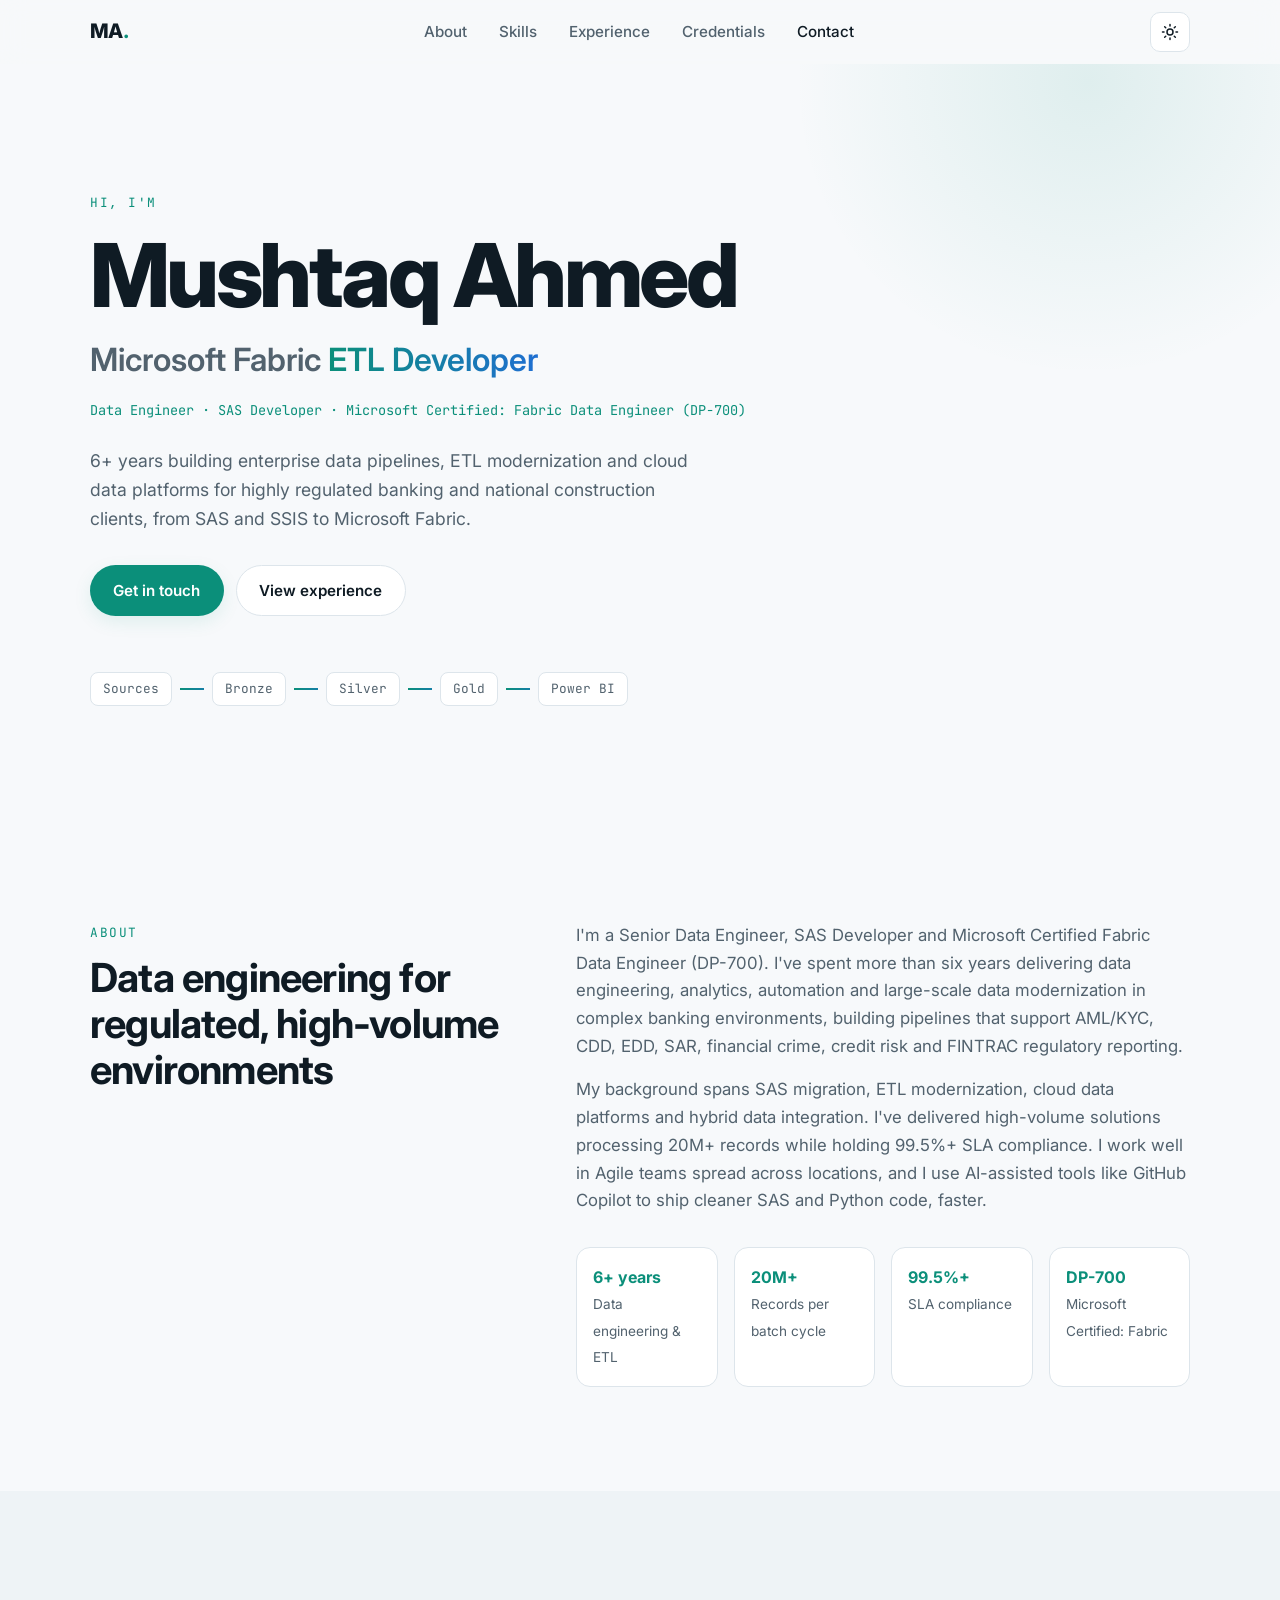
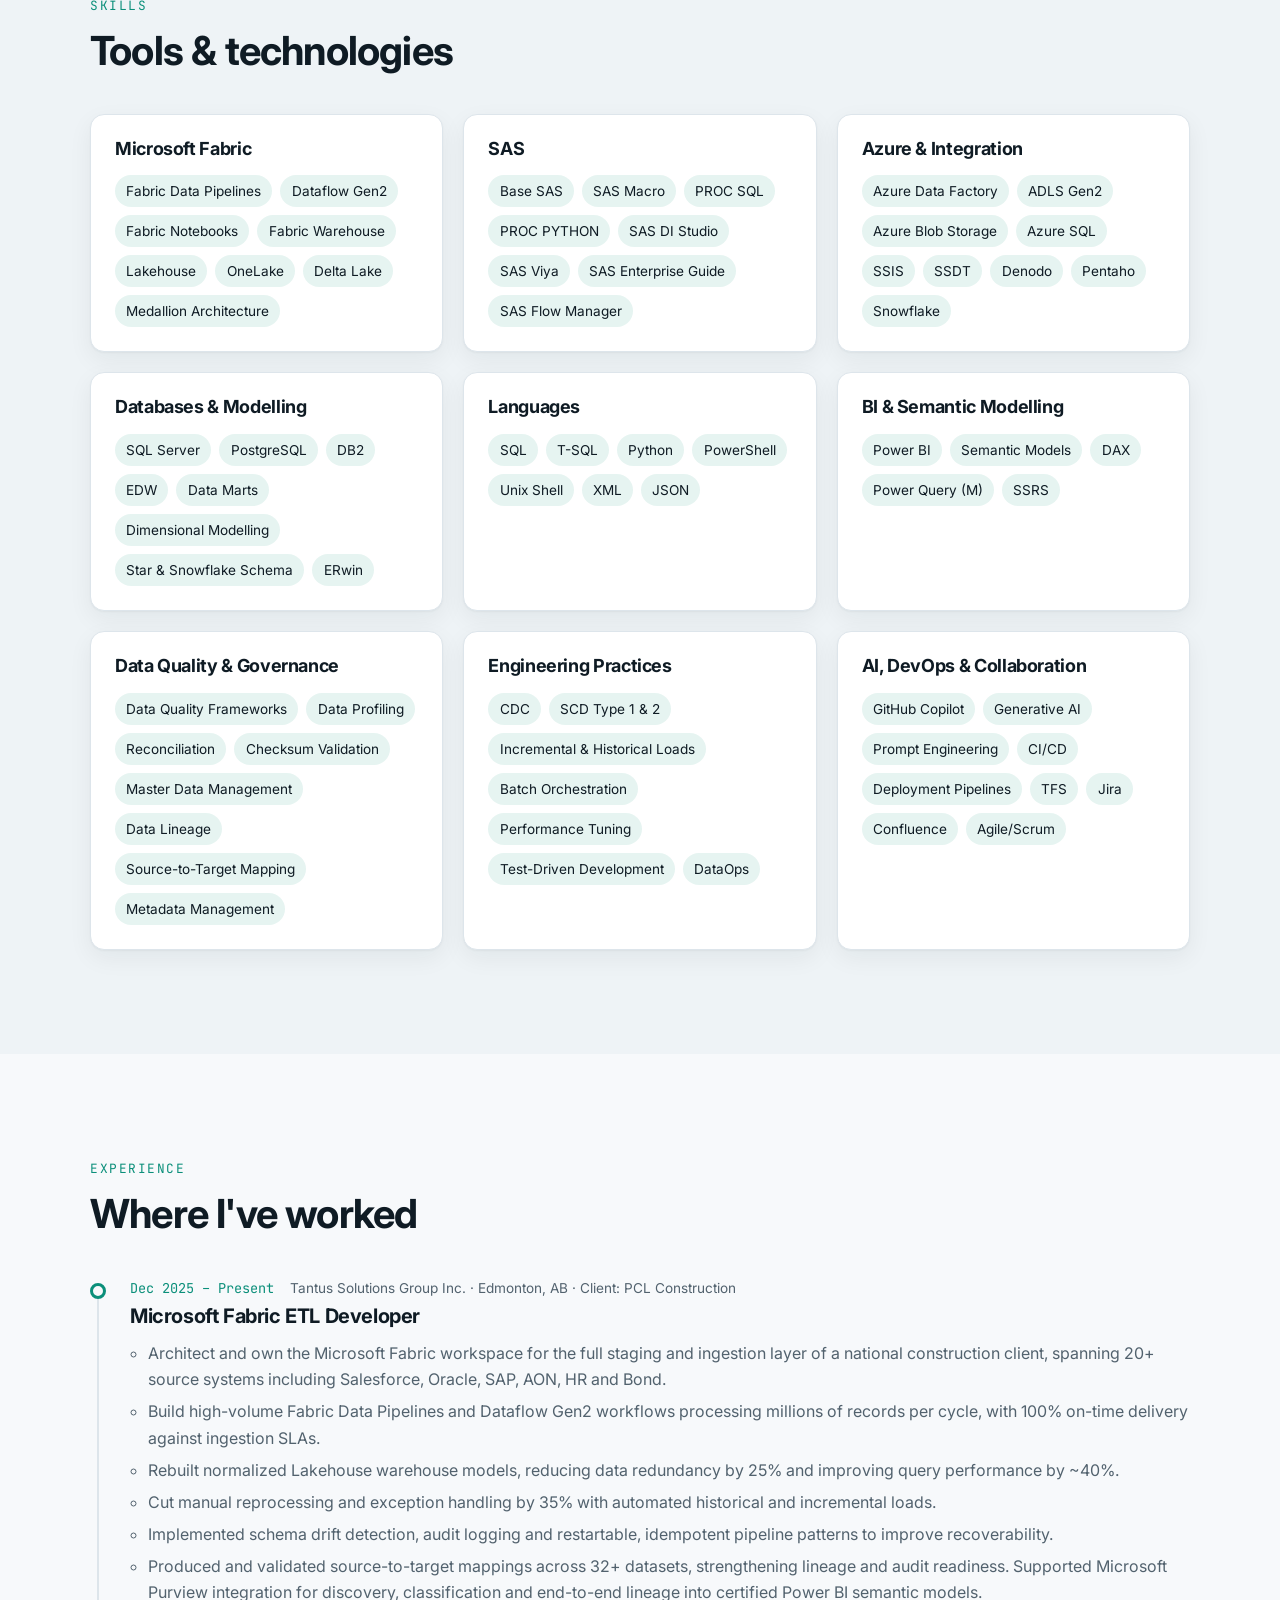
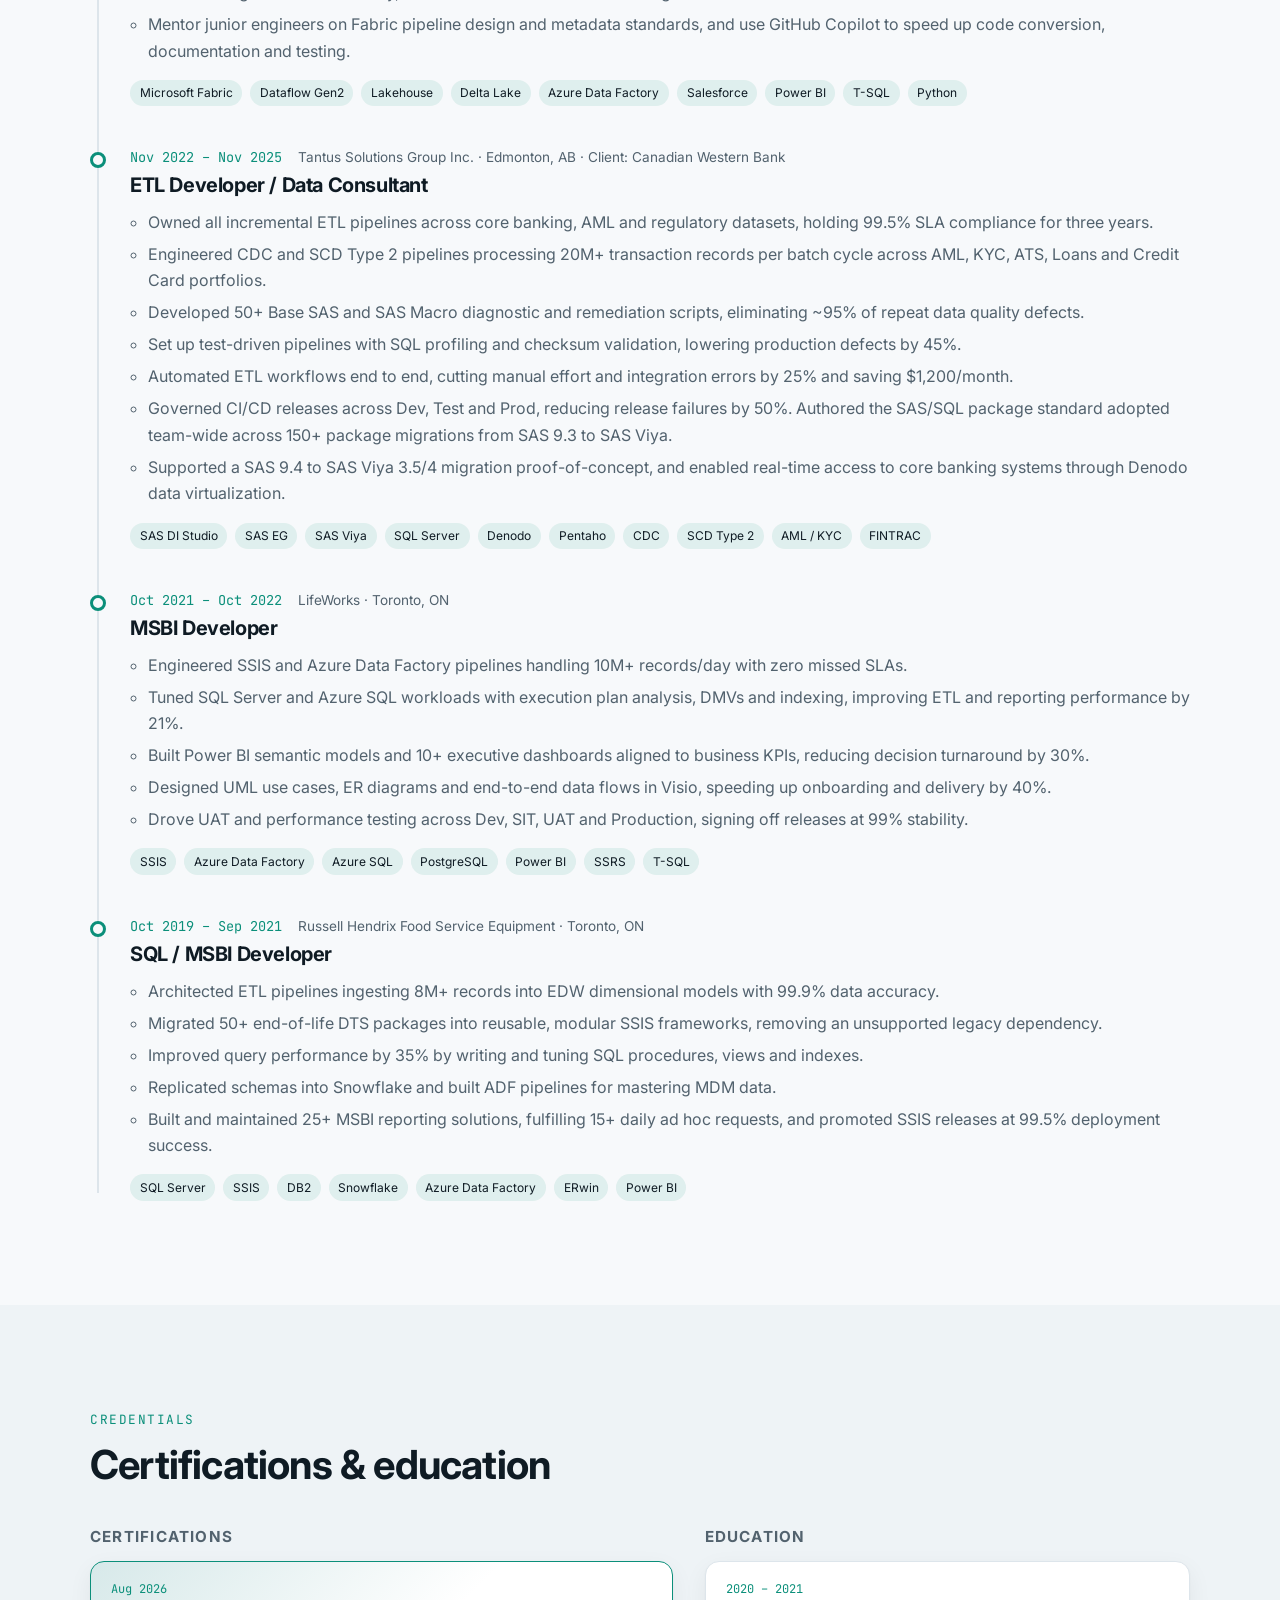
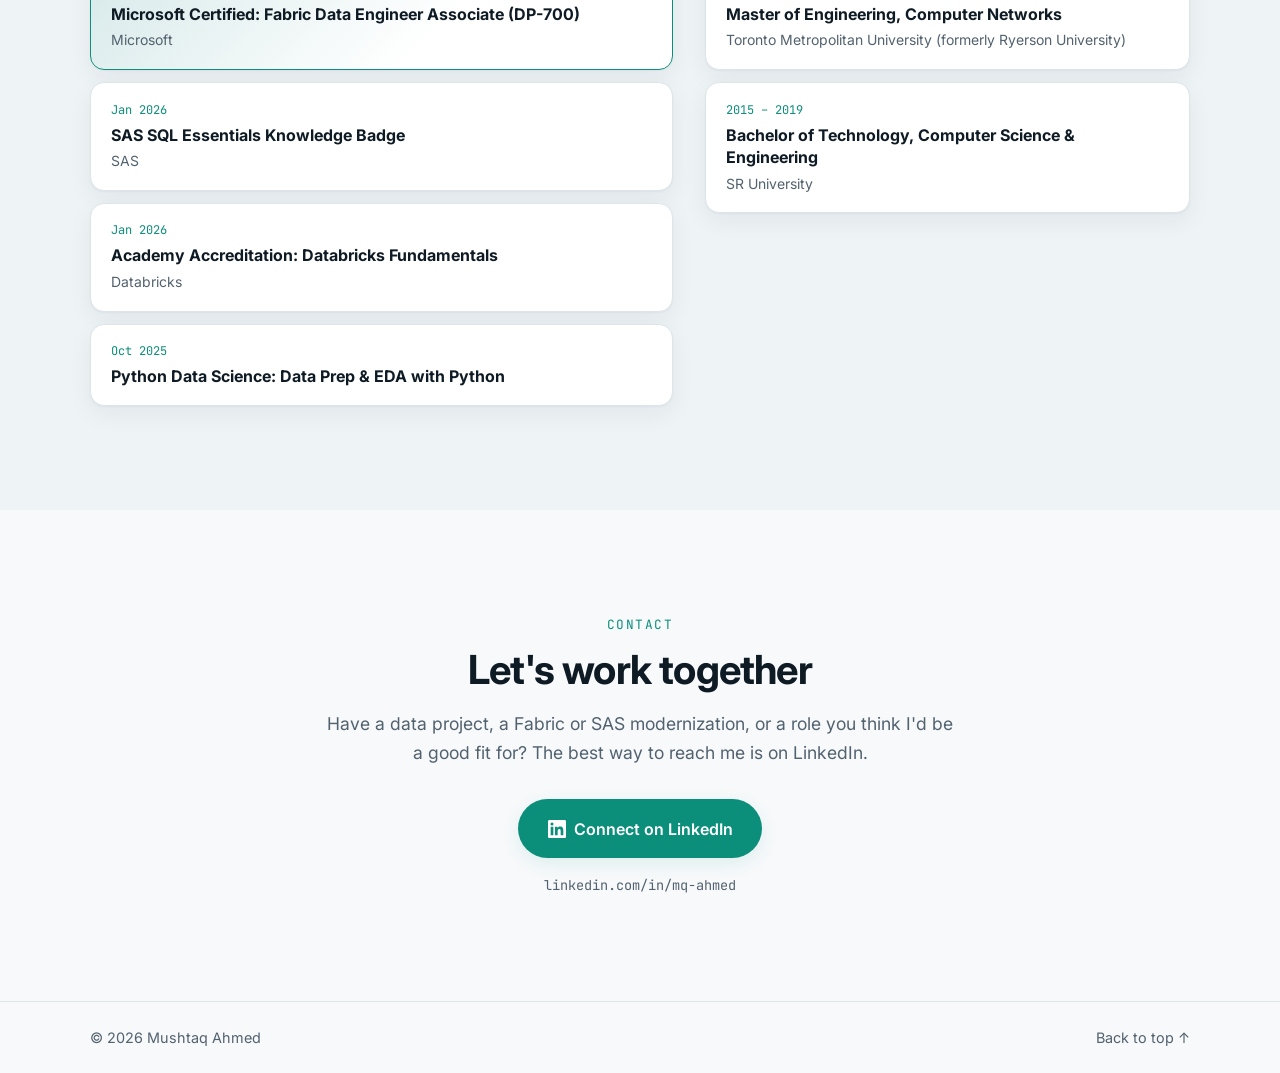
<file: index.html>
<!doctype html>
<html lang="en">
<head>
  <meta charset="utf-8">
  <meta name="viewport" content="width=device-width, initial-scale=1">
  <title>Mushtaq Ahmed · Microsoft Fabric ETL Developer</title>
  <meta name="description" content="Mushtaq Ahmed — Microsoft Fabric ETL Developer, Data Engineer and SAS Developer with 6+ years building enterprise data pipelines in banking and construction. Microsoft Certified: Fabric Data Engineer Associate (DP-700).">
  <link rel="preconnect" href="https://fonts.googleapis.com">
  <link rel="preconnect" href="https://fonts.gstatic.com" crossorigin>
  <link href="https://fonts.googleapis.com/css2?family=Inter:wght@400;500;600;700;800&family=JetBrains+Mono:wght@500&display=swap" rel="stylesheet">
  <link rel="stylesheet" href="styles.css">
  <script>
    // Apply saved theme and enable reveal animations before paint to avoid a flash
    document.documentElement.classList.add("js");
    try {
      const t = localStorage.getItem("theme");
      if (t) document.documentElement.dataset.theme = t;
    } catch (e) {}
  </script>
</head>
<body>
  <header class="nav" id="top">
    <div class="container nav__inner">
      <a href="#top" class="nav__logo" aria-label="Home">MA<span>.</span></a>
      <nav class="nav__links" id="nav-links" aria-label="Main">
        <a href="#about">About</a>
        <a href="#skills">Skills</a>
        <a href="#experience">Experience</a>
        <a href="#credentials">Credentials</a>
        <a href="#contact">Contact</a>
      </nav>
      <div class="nav__actions">
        <button class="icon-btn" id="theme-toggle" aria-label="Toggle dark mode">
          <svg class="icon-sun" viewBox="0 0 24 24" aria-hidden="true"><circle cx="12" cy="12" r="4"/><path d="M12 2v2M12 20v2M4.9 4.9l1.4 1.4M17.7 17.7l1.4 1.4M2 12h2M20 12h2M4.9 19.1l1.4-1.4M17.7 6.3l1.4-1.4"/></svg>
          <svg class="icon-moon" viewBox="0 0 24 24" aria-hidden="true"><path d="M21 12.8A9 9 0 1 1 11.2 3a7 7 0 0 0 9.8 9.8z"/></svg>
        </button>
        <button class="icon-btn nav__burger" id="menu-toggle" aria-label="Open menu" aria-expanded="false" aria-controls="nav-links">
          <span></span><span></span><span></span>
        </button>
      </div>
    </div>
  </header>

  <main>
    <!-- Hero -->
    <section class="hero">
      <div class="container hero__inner">
        <p class="eyebrow reveal">Hi, I'm</p>
        <h1 class="hero__name reveal">Mushtaq Ahmed</h1>
        <p class="hero__title reveal">Microsoft Fabric <span class="grad">ETL Developer</span></p>
        <p class="hero__roles reveal">Data Engineer · SAS Developer · Microsoft Certified: Fabric Data Engineer (DP-700)</p>
        <p class="hero__lead reveal">
          6+ years building enterprise data pipelines, ETL modernization and cloud data platforms
          for highly regulated banking and national construction clients, from SAS and SSIS to Microsoft Fabric.
        </p>
        <div class="hero__cta reveal">
          <a href="#contact" class="btn btn--primary">Get in touch</a>
          <a href="#experience" class="btn btn--ghost">View experience</a>
        </div>
        <div class="hero__flow reveal" aria-hidden="true">
          <span>Sources</span><i></i><span>Bronze</span><i></i><span>Silver</span><i></i><span>Gold</span><i></i><span>Power BI</span>
        </div>
      </div>
    </section>

    <!-- About -->
    <section class="section" id="about">
      <div class="container about">
        <div class="section__head reveal">
          <p class="eyebrow">About</p>
          <h2>Data engineering for regulated, high-volume environments</h2>
        </div>
        <div class="about__body reveal">
          <p>
            I'm a Senior Data Engineer, SAS Developer and Microsoft Certified Fabric Data Engineer (DP-700).
            I've spent more than six years delivering data engineering, analytics, automation and large-scale
            data modernization in complex banking environments, building pipelines that support AML/KYC, CDD, EDD,
            SAR, financial crime, credit risk and FINTRAC regulatory reporting.
          </p>
          <p>
            My background spans SAS migration, ETL modernization, cloud data platforms and hybrid data integration.
            I've delivered high-volume solutions processing 20M+ records while holding 99.5%+ SLA compliance. I work
            well in Agile teams spread across locations, and I use AI-assisted tools like GitHub Copilot to ship
            cleaner SAS and Python code, faster.
          </p>
          <ul class="about__stats">
            <li><strong>6+ years</strong><span>Data engineering &amp; ETL</span></li>
            <li><strong>20M+</strong><span>Records per batch cycle</span></li>
            <li><strong>99.5%+</strong><span>SLA compliance</span></li>
            <li><strong>DP-700</strong><span>Microsoft Certified: Fabric</span></li>
          </ul>
        </div>
      </div>
    </section>

    <!-- Skills -->
    <section class="section section--alt" id="skills">
      <div class="container">
        <div class="section__head reveal">
          <p class="eyebrow">Skills</p>
          <h2>Tools &amp; technologies</h2>
        </div>
        <div class="skills">
          <article class="card reveal">
            <h3>Microsoft Fabric</h3>
            <ul class="tags">
              <li>Fabric Data Pipelines</li><li>Dataflow Gen2</li><li>Fabric Notebooks</li><li>Fabric Warehouse</li>
              <li>Lakehouse</li><li>OneLake</li><li>Delta Lake</li><li>Medallion Architecture</li>
            </ul>
          </article>
          <article class="card reveal">
            <h3>SAS</h3>
            <ul class="tags">
              <li>Base SAS</li><li>SAS Macro</li><li>PROC SQL</li><li>PROC PYTHON</li><li>SAS DI Studio</li>
              <li>SAS Viya</li><li>SAS Enterprise Guide</li><li>SAS Flow Manager</li>
            </ul>
          </article>
          <article class="card reveal">
            <h3>Azure &amp; Integration</h3>
            <ul class="tags">
              <li>Azure Data Factory</li><li>ADLS Gen2</li><li>Azure Blob Storage</li><li>Azure SQL</li>
              <li>SSIS</li><li>SSDT</li><li>Denodo</li><li>Pentaho</li><li>Snowflake</li>
            </ul>
          </article>
          <article class="card reveal">
            <h3>Databases &amp; Modelling</h3>
            <ul class="tags">
              <li>SQL Server</li><li>PostgreSQL</li><li>DB2</li><li>EDW</li><li>Data Marts</li>
              <li>Dimensional Modelling</li><li>Star &amp; Snowflake Schema</li><li>ERwin</li>
            </ul>
          </article>
          <article class="card reveal">
            <h3>Languages</h3>
            <ul class="tags">
              <li>SQL</li><li>T-SQL</li><li>Python</li><li>PowerShell</li><li>Unix Shell</li><li>XML</li><li>JSON</li>
            </ul>
          </article>
          <article class="card reveal">
            <h3>BI &amp; Semantic Modelling</h3>
            <ul class="tags">
              <li>Power BI</li><li>Semantic Models</li><li>DAX</li><li>Power Query (M)</li><li>SSRS</li>
            </ul>
          </article>
          <article class="card reveal">
            <h3>Data Quality &amp; Governance</h3>
            <ul class="tags">
              <li>Data Quality Frameworks</li><li>Data Profiling</li><li>Reconciliation</li><li>Checksum Validation</li>
              <li>Master Data Management</li><li>Data Lineage</li><li>Source-to-Target Mapping</li><li>Metadata Management</li>
            </ul>
          </article>
          <article class="card reveal">
            <h3>Engineering Practices</h3>
            <ul class="tags">
              <li>CDC</li><li>SCD Type 1 &amp; 2</li><li>Incremental &amp; Historical Loads</li><li>Batch Orchestration</li>
              <li>Performance Tuning</li><li>Test-Driven Development</li><li>DataOps</li>
            </ul>
          </article>
          <article class="card reveal">
            <h3>AI, DevOps &amp; Collaboration</h3>
            <ul class="tags">
              <li>GitHub Copilot</li><li>Generative AI</li><li>Prompt Engineering</li><li>CI/CD</li>
              <li>Deployment Pipelines</li><li>TFS</li><li>Jira</li><li>Confluence</li><li>Agile/Scrum</li>
            </ul>
          </article>
        </div>
      </div>
    </section>

    <!-- Experience -->
    <section class="section" id="experience">
      <div class="container">
        <div class="section__head reveal">
          <p class="eyebrow">Experience</p>
          <h2>Where I've worked</h2>
        </div>
        <ol class="timeline">
          <li class="timeline__item reveal">
            <div class="timeline__meta">
              <span class="timeline__date">Dec 2025 – Present</span>
              <span class="timeline__place">Tantus Solutions Group Inc. · Edmonton, AB · Client: PCL Construction</span>
            </div>
            <h3>Microsoft Fabric ETL Developer</h3>
            <ul>
              <li>Architect and own the Microsoft Fabric workspace for the full staging and ingestion layer of a national construction client, spanning 20+ source systems including Salesforce, Oracle, SAP, AON, HR and Bond.</li>
              <li>Build high-volume Fabric Data Pipelines and Dataflow Gen2 workflows processing millions of records per cycle, with 100% on-time delivery against ingestion SLAs.</li>
              <li>Rebuilt normalized Lakehouse warehouse models, reducing data redundancy by 25% and improving query performance by ~40%.</li>
              <li>Cut manual reprocessing and exception handling by 35% with automated historical and incremental loads.</li>
              <li>Implemented schema drift detection, audit logging and restartable, idempotent pipeline patterns to improve recoverability.</li>
              <li>Produced and validated source-to-target mappings across 32+ datasets, strengthening lineage and audit readiness. Supported Microsoft Purview integration for discovery, classification and end-to-end lineage into certified Power BI semantic models.</li>
              <li>Mentor junior engineers on Fabric pipeline design and metadata standards, and use GitHub Copilot to speed up code conversion, documentation and testing.</li>
            </ul>
            <ul class="tags tags--sm">
              <li>Microsoft Fabric</li><li>Dataflow Gen2</li><li>Lakehouse</li><li>Delta Lake</li><li>Azure Data Factory</li><li>Salesforce</li><li>Power BI</li><li>T-SQL</li><li>Python</li>
            </ul>
          </li>
          <li class="timeline__item reveal">
            <div class="timeline__meta">
              <span class="timeline__date">Nov 2022 – Nov 2025</span>
              <span class="timeline__place">Tantus Solutions Group Inc. · Edmonton, AB · Client: Canadian Western Bank</span>
            </div>
            <h3>ETL Developer / Data Consultant</h3>
            <ul>
              <li>Owned all incremental ETL pipelines across core banking, AML and regulatory datasets, holding 99.5% SLA compliance for three years.</li>
              <li>Engineered CDC and SCD Type 2 pipelines processing 20M+ transaction records per batch cycle across AML, KYC, ATS, Loans and Credit Card portfolios.</li>
              <li>Developed 50+ Base SAS and SAS Macro diagnostic and remediation scripts, eliminating ~95% of repeat data quality defects.</li>
              <li>Set up test-driven pipelines with SQL profiling and checksum validation, lowering production defects by 45%.</li>
              <li>Automated ETL workflows end to end, cutting manual effort and integration errors by 25% and saving $1,200/month.</li>
              <li>Governed CI/CD releases across Dev, Test and Prod, reducing release failures by 50%. Authored the SAS/SQL package standard adopted team-wide across 150+ package migrations from SAS 9.3 to SAS Viya.</li>
              <li>Supported a SAS 9.4 to SAS Viya 3.5/4 migration proof-of-concept, and enabled real-time access to core banking systems through Denodo data virtualization.</li>
            </ul>
            <ul class="tags tags--sm">
              <li>SAS DI Studio</li><li>SAS EG</li><li>SAS Viya</li><li>SQL Server</li><li>Denodo</li><li>Pentaho</li><li>CDC</li><li>SCD Type 2</li><li>AML / KYC</li><li>FINTRAC</li>
            </ul>
          </li>
          <li class="timeline__item reveal">
            <div class="timeline__meta">
              <span class="timeline__date">Oct 2021 – Oct 2022</span>
              <span class="timeline__place">LifeWorks · Toronto, ON</span>
            </div>
            <h3>MSBI Developer</h3>
            <ul>
              <li>Engineered SSIS and Azure Data Factory pipelines handling 10M+ records/day with zero missed SLAs.</li>
              <li>Tuned SQL Server and Azure SQL workloads with execution plan analysis, DMVs and indexing, improving ETL and reporting performance by 21%.</li>
              <li>Built Power BI semantic models and 10+ executive dashboards aligned to business KPIs, reducing decision turnaround by 30%.</li>
              <li>Designed UML use cases, ER diagrams and end-to-end data flows in Visio, speeding up onboarding and delivery by 40%.</li>
              <li>Drove UAT and performance testing across Dev, SIT, UAT and Production, signing off releases at 99% stability.</li>
            </ul>
            <ul class="tags tags--sm">
              <li>SSIS</li><li>Azure Data Factory</li><li>Azure SQL</li><li>PostgreSQL</li><li>Power BI</li><li>SSRS</li><li>T-SQL</li>
            </ul>
          </li>
          <li class="timeline__item reveal">
            <div class="timeline__meta">
              <span class="timeline__date">Oct 2019 – Sep 2021</span>
              <span class="timeline__place">Russell Hendrix Food Service Equipment · Toronto, ON</span>
            </div>
            <h3>SQL / MSBI Developer</h3>
            <ul>
              <li>Architected ETL pipelines ingesting 8M+ records into EDW dimensional models with 99.9% data accuracy.</li>
              <li>Migrated 50+ end-of-life DTS packages into reusable, modular SSIS frameworks, removing an unsupported legacy dependency.</li>
              <li>Improved query performance by 35% by writing and tuning SQL procedures, views and indexes.</li>
              <li>Replicated schemas into Snowflake and built ADF pipelines for mastering MDM data.</li>
              <li>Built and maintained 25+ MSBI reporting solutions, fulfilling 15+ daily ad hoc requests, and promoted SSIS releases at 99.5% deployment success.</li>
            </ul>
            <ul class="tags tags--sm">
              <li>SQL Server</li><li>SSIS</li><li>DB2</li><li>Snowflake</li><li>Azure Data Factory</li><li>ERwin</li><li>Power BI</li>
            </ul>
          </li>
        </ol>
      </div>
    </section>

    <!-- Credentials -->
    <section class="section section--alt" id="credentials">
      <div class="container">
        <div class="section__head reveal">
          <p class="eyebrow">Credentials</p>
          <h2>Certifications &amp; education</h2>
        </div>
        <div class="creds">
          <div class="reveal">
            <h3 class="creds__title">Certifications</h3>
            <ul class="creds__list">
              <li class="card cred cred--featured">
                <span class="cred__date">Aug 2026</span>
                <strong>Microsoft Certified: Fabric Data Engineer Associate (DP-700)</strong>
                <span class="cred__org">Microsoft</span>
              </li>
              <li class="card cred">
                <span class="cred__date">Jan 2026</span>
                <strong>SAS SQL Essentials Knowledge Badge</strong>
                <span class="cred__org">SAS</span>
              </li>
              <li class="card cred">
                <span class="cred__date">Jan 2026</span>
                <strong>Academy Accreditation: Databricks Fundamentals</strong>
                <span class="cred__org">Databricks</span>
              </li>
              <li class="card cred">
                <span class="cred__date">Oct 2025</span>
                <strong>Python Data Science: Data Prep &amp; EDA with Python</strong>
              </li>
            </ul>
          </div>
          <div class="reveal">
            <h3 class="creds__title">Education</h3>
            <ul class="creds__list">
              <li class="card cred">
                <span class="cred__date">2020 – 2021</span>
                <strong>Master of Engineering, Computer Networks</strong>
                <span class="cred__org">Toronto Metropolitan University (formerly Ryerson University)</span>
              </li>
              <li class="card cred">
                <span class="cred__date">2015 – 2019</span>
                <strong>Bachelor of Technology, Computer Science &amp; Engineering</strong>
                <span class="cred__org">SR University</span>
              </li>
            </ul>
          </div>
        </div>
      </div>
    </section>

    <!-- Contact -->
    <section class="section" id="contact">
      <div class="container contact reveal">
        <p class="eyebrow">Contact</p>
        <h2>Let's work together</h2>
        <p class="contact__lead">
          Have a data project, a Fabric or SAS modernization, or a role you think I'd be a good fit for?
          The best way to reach me is on LinkedIn.
        </p>
        <a class="btn btn--primary btn--lg" href="https://www.linkedin.com/in/mq-ahmed" target="_blank" rel="noopener noreferrer">
          <svg viewBox="0 0 24 24" aria-hidden="true" class="btn__icon"><path d="M20.45 20.45h-3.56v-5.57c0-1.33-.02-3.04-1.85-3.04-1.85 0-2.14 1.45-2.14 2.94v5.67H9.35V9h3.41v1.56h.05c.48-.9 1.64-1.85 3.37-1.85 3.6 0 4.27 2.37 4.27 5.46v6.28zM5.34 7.43a2.06 2.06 0 1 1 0-4.13 2.06 2.06 0 0 1 0 4.13zM7.12 20.45H3.56V9h3.56v11.45zM22.22 0H1.77C.79 0 0 .77 0 1.73v20.54C0 23.23.79 24 1.77 24h20.45c.98 0 1.78-.77 1.78-1.73V1.73C24 .77 23.2 0 22.22 0z"/></svg>
          Connect on LinkedIn
        </a>
        <p class="contact__handle">linkedin.com/in/mq-ahmed</p>
      </div>
    </section>
  </main>

  <footer class="footer">
    <div class="container footer__inner">
      <p>&copy; <span id="year"></span> Mushtaq Ahmed</p>
      <a href="#top">Back to top ↑</a>
    </div>
  </footer>

  <script src="script.js"></script>
</body>
</html>
</file>
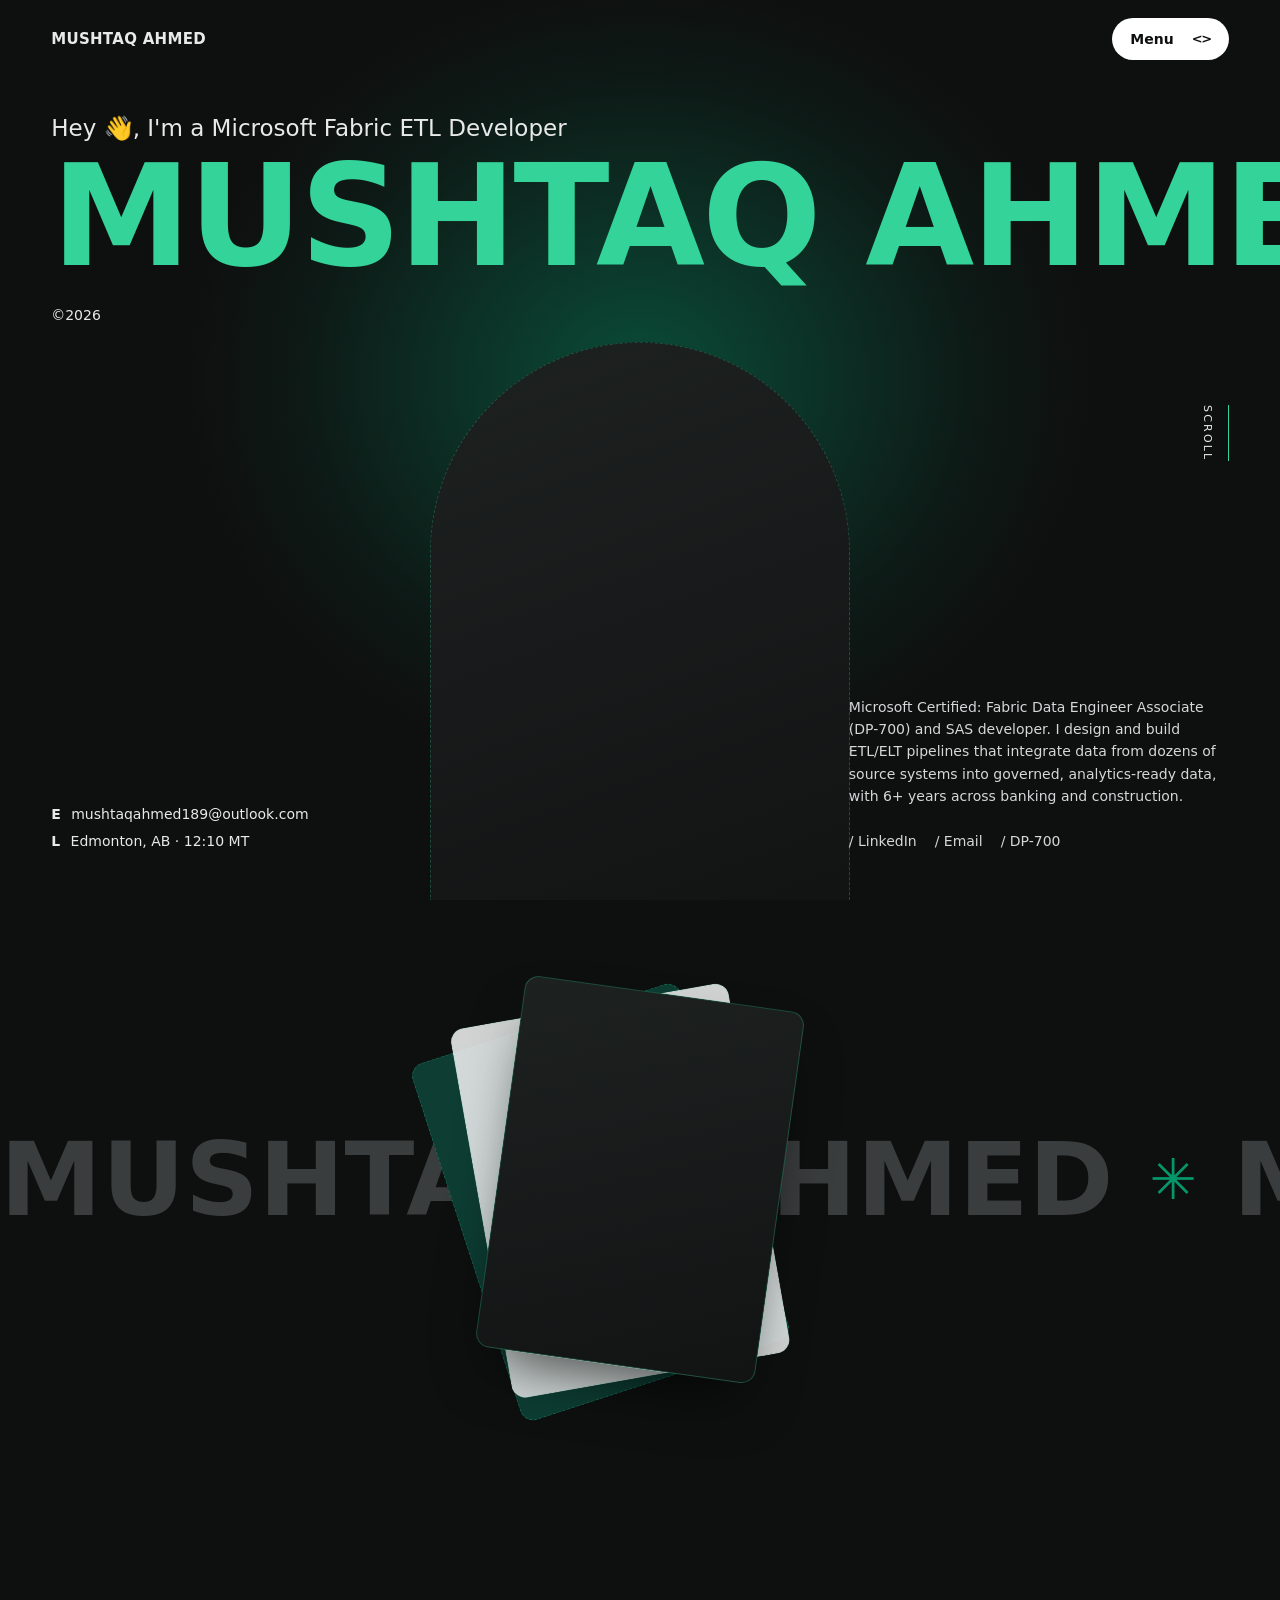
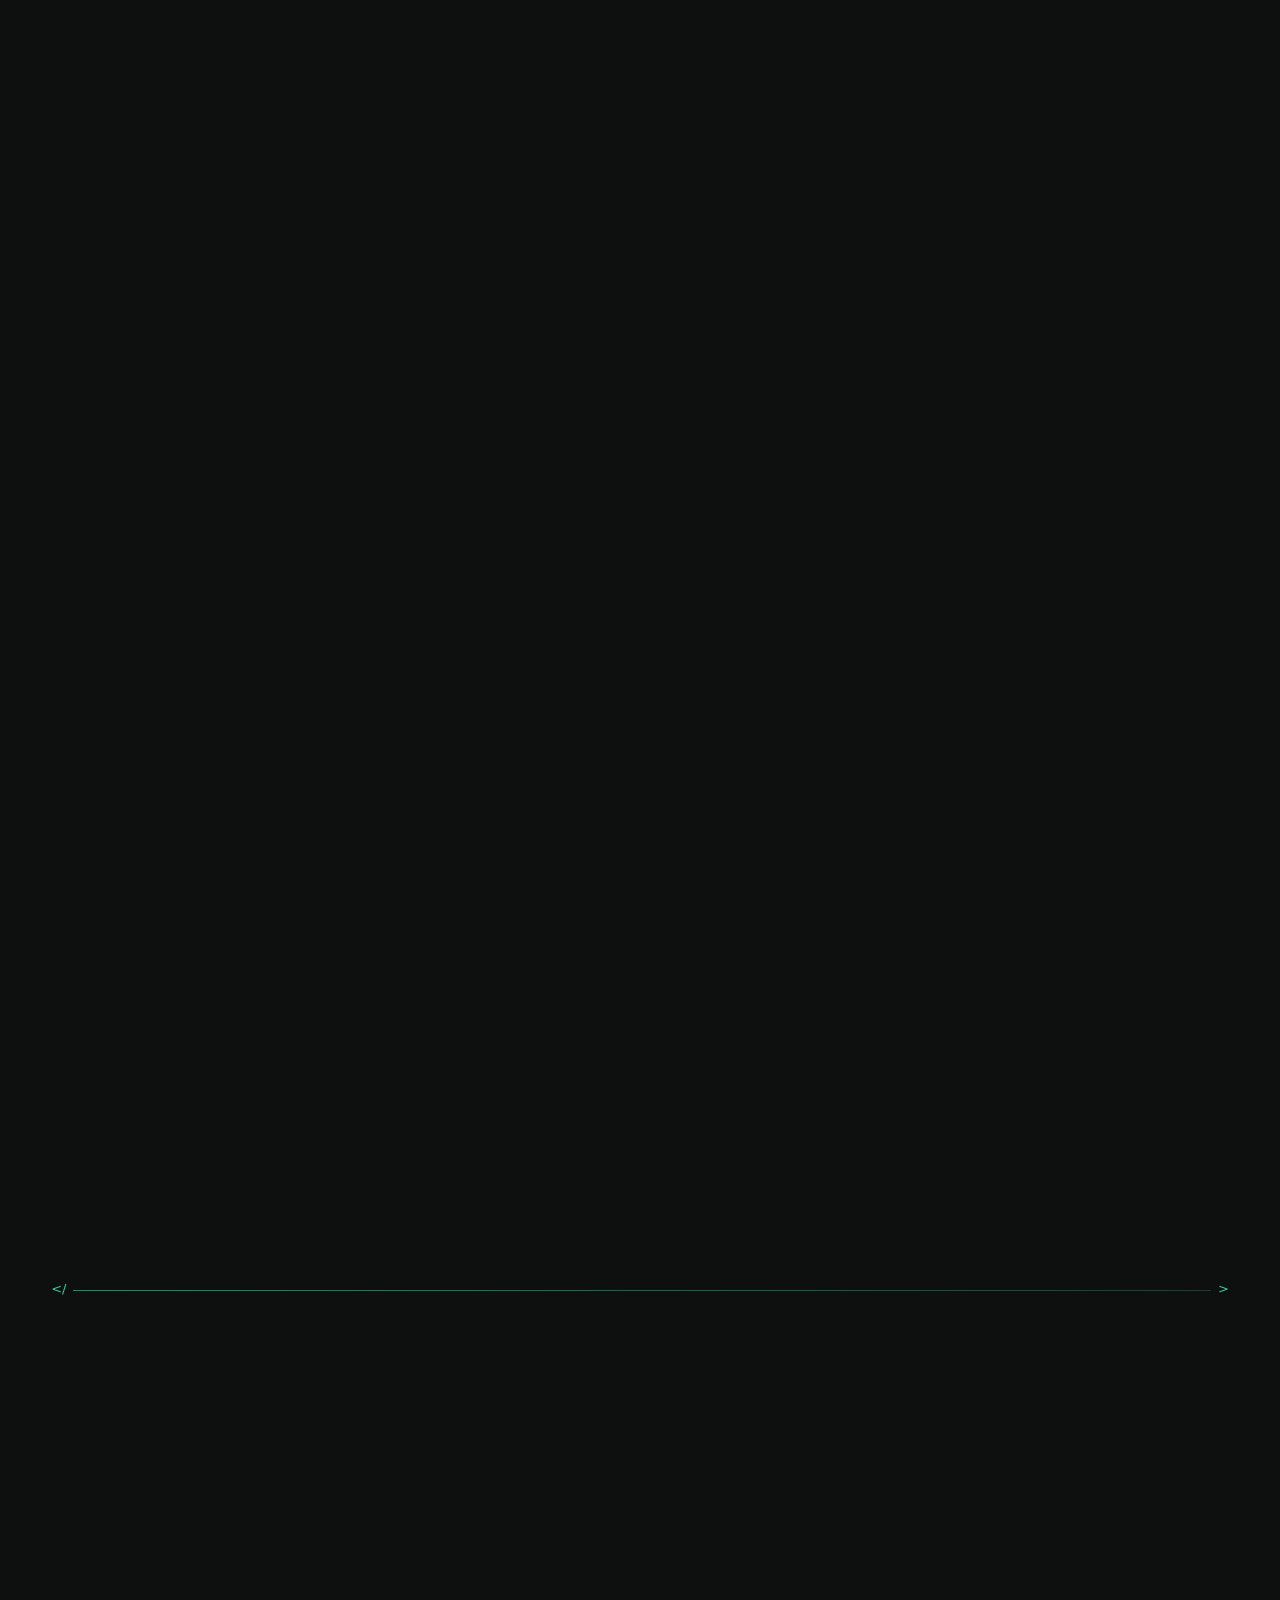
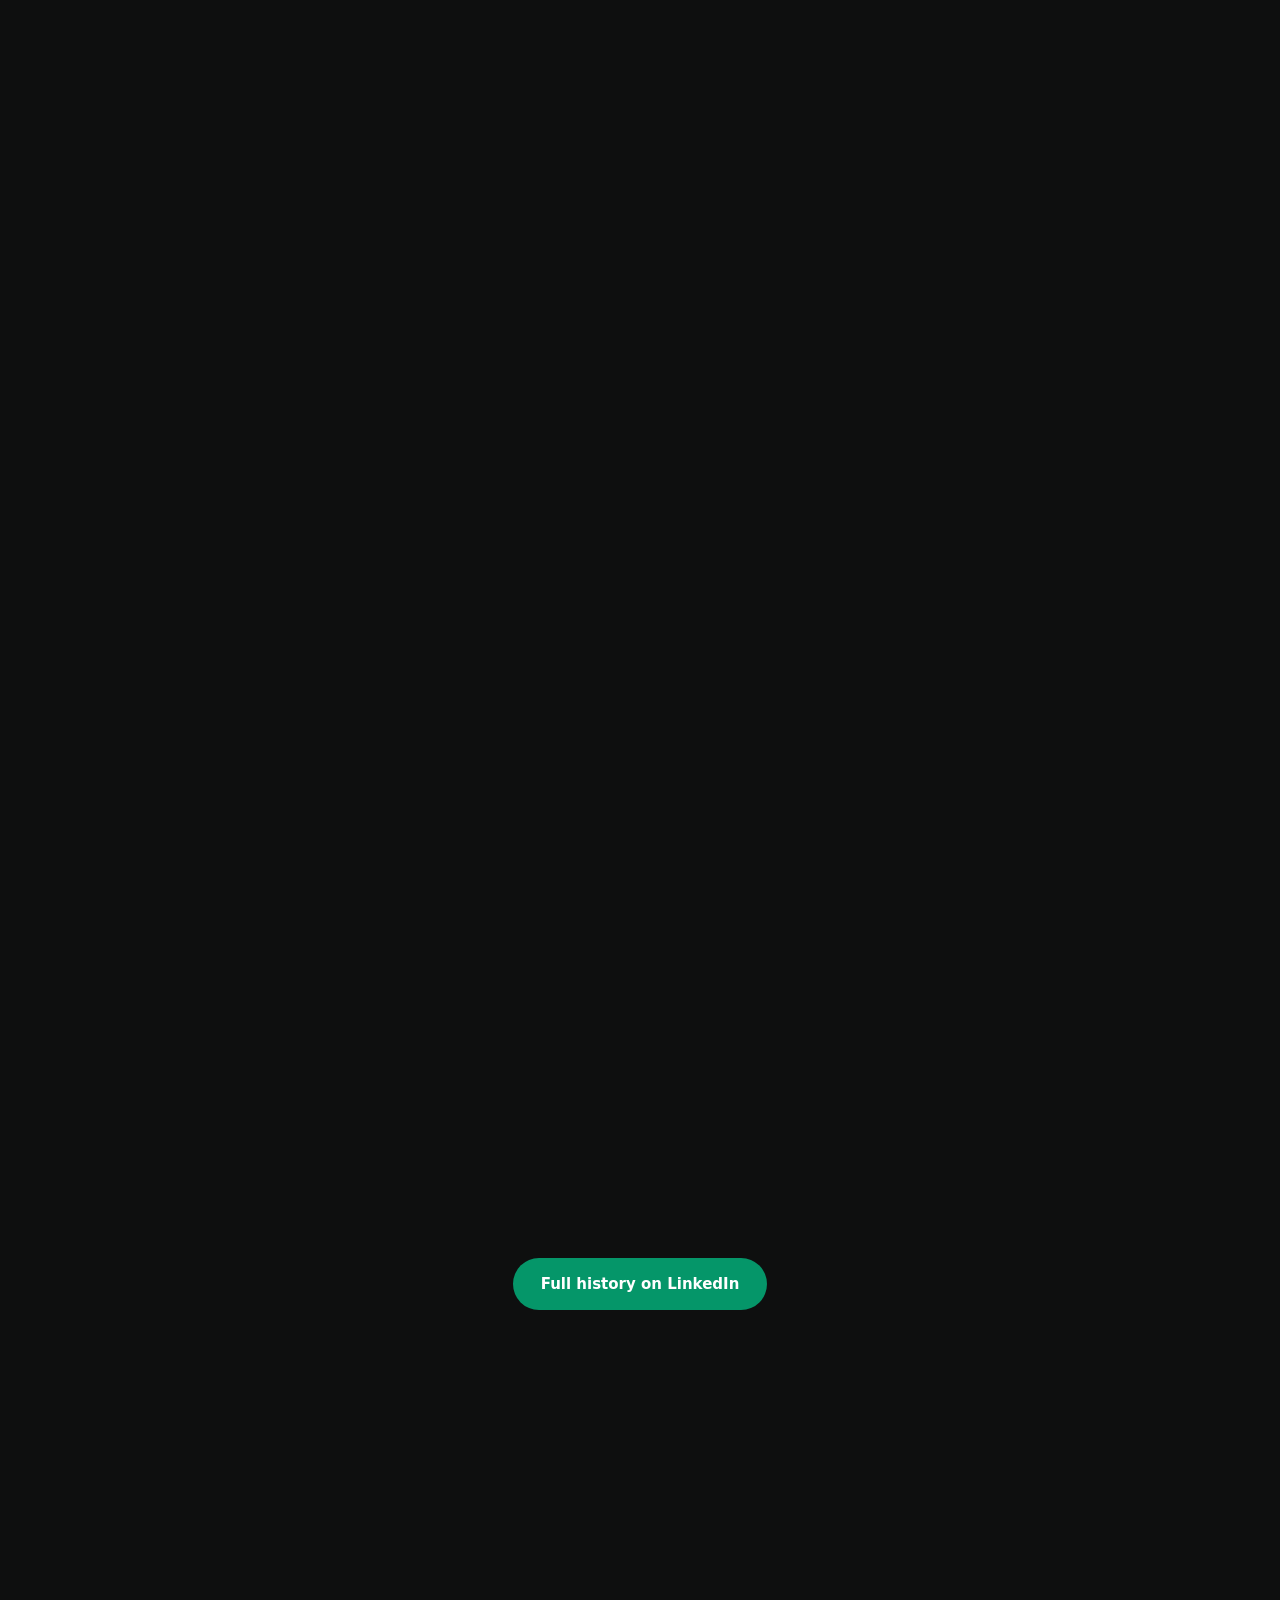
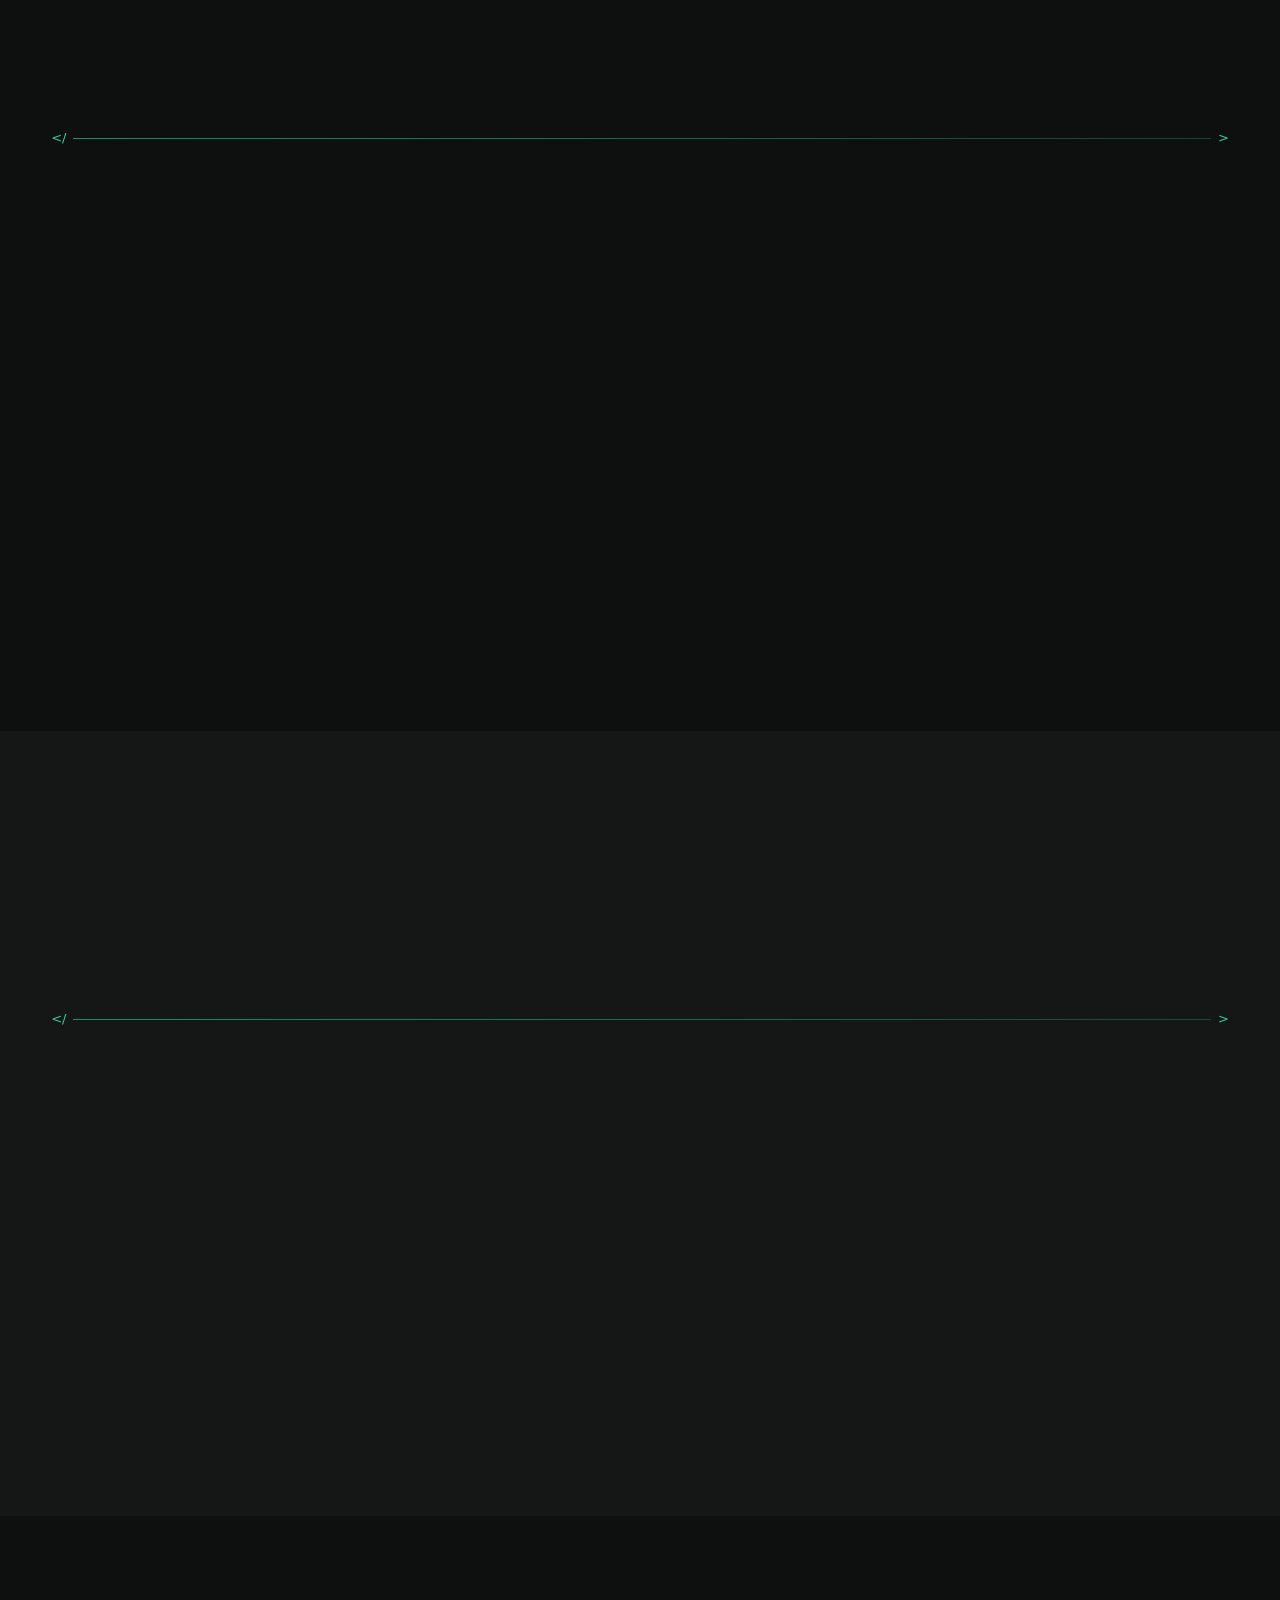
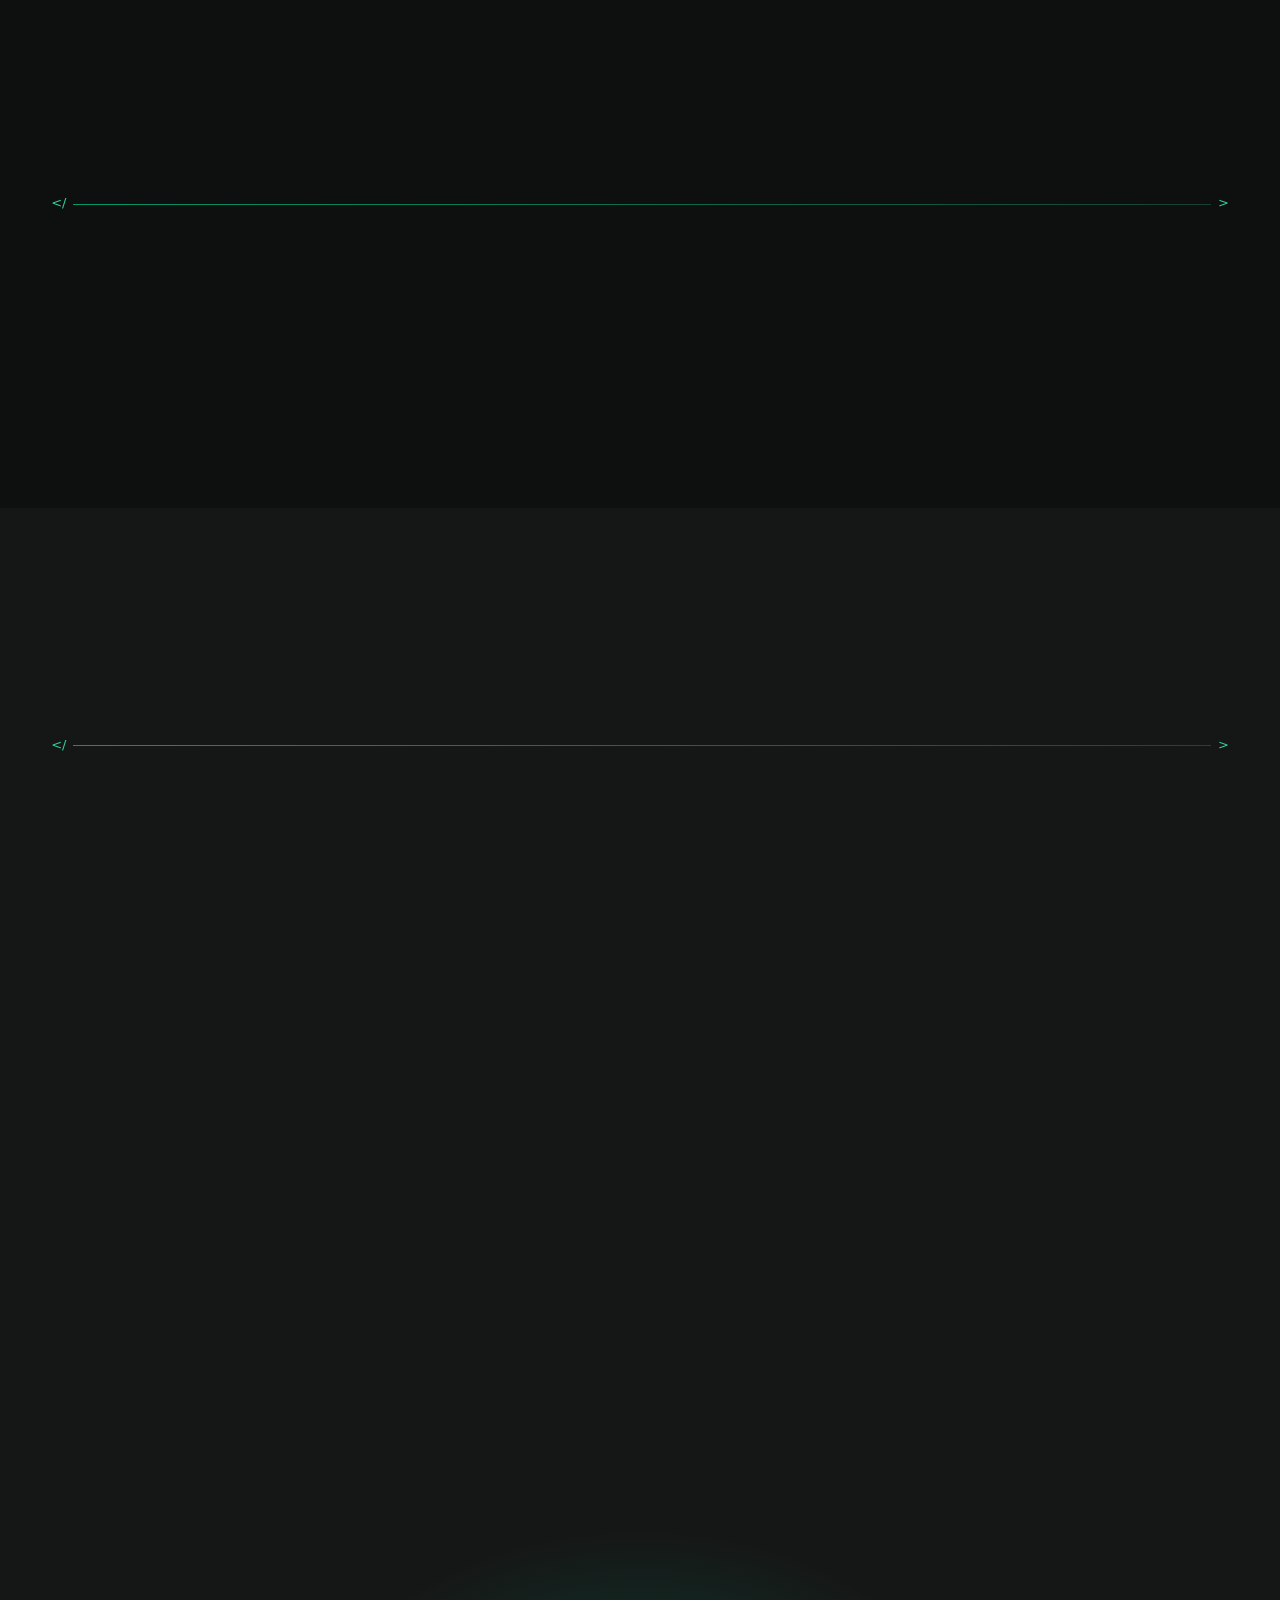
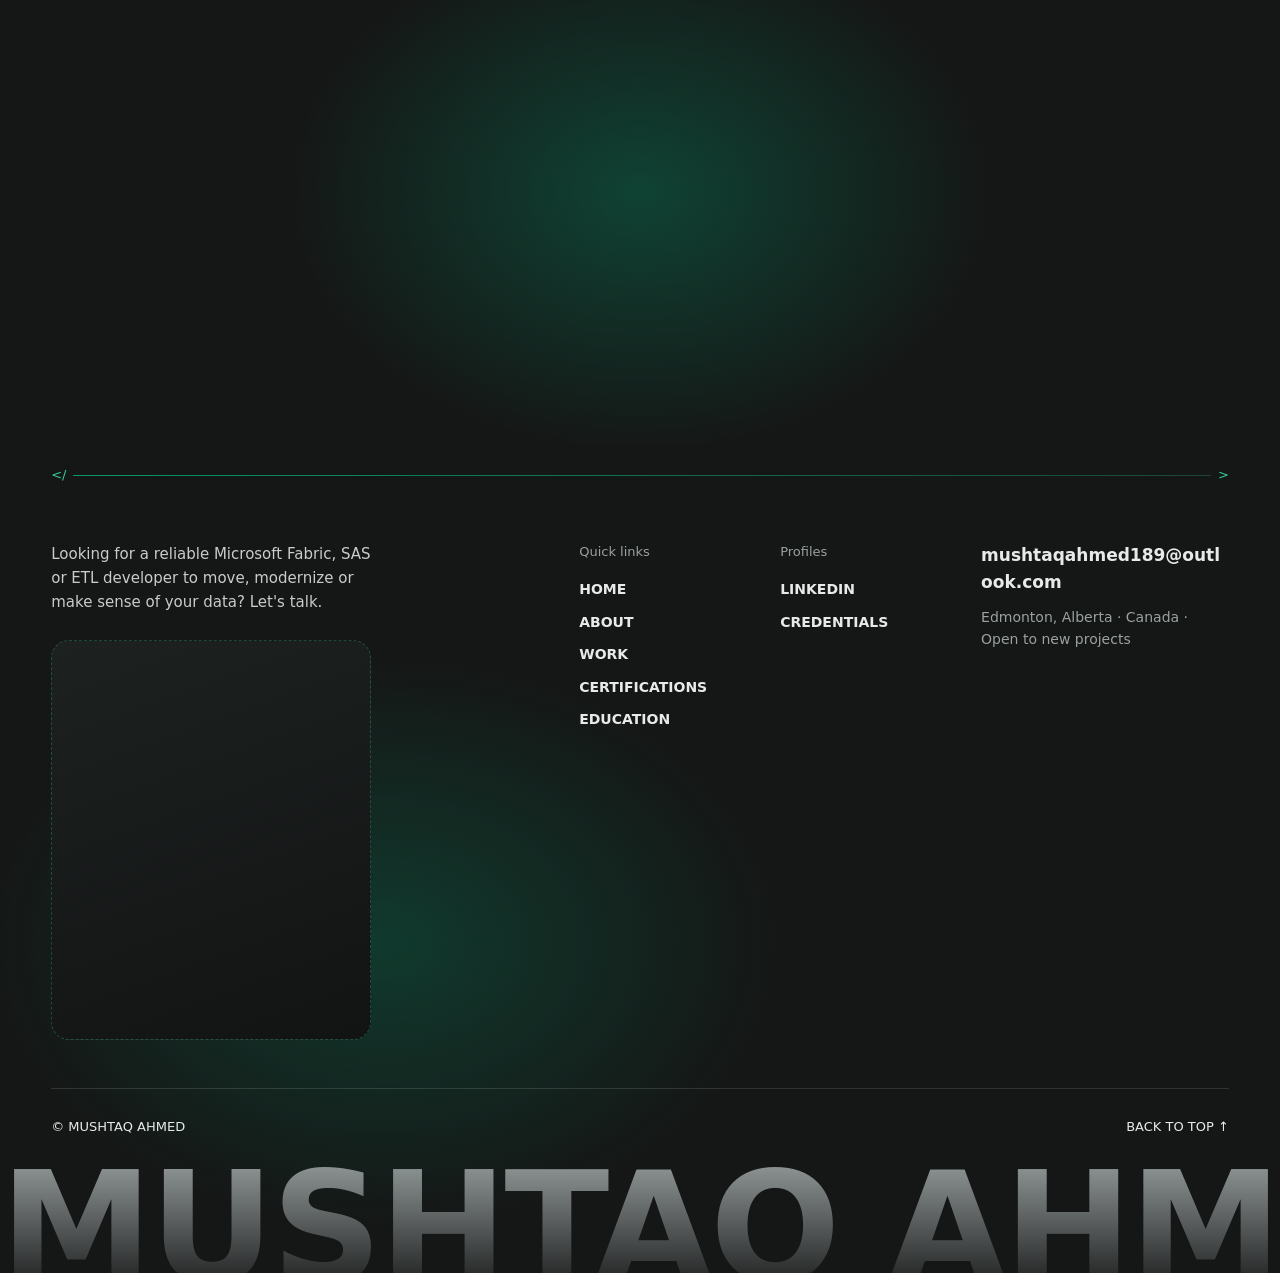
<file: v2/index.html>
<!doctype html>
<html lang="en">
<head>
  <meta charset="utf-8">
  <meta name="viewport" content="width=device-width, initial-scale=1">
  <meta http-equiv="Content-Security-Policy" content="default-src 'self'; script-src 'self'; style-src 'self' https://fonts.googleapis.com; font-src https://fonts.gstatic.com; img-src 'self' data:; connect-src 'none'; object-src 'none'; base-uri 'self'; form-action 'none'">
  <meta name="referrer" content="strict-origin-when-cross-origin">
  <title>Mushtaq Ahmed · Data Engineer &amp; Microsoft Fabric ETL Developer · Edmonton</title>
  <meta name="description" content="Mushtaq Ahmed is a Microsoft Certified Fabric Data Engineer (DP-700) and SAS developer in Edmonton, Alberta, with 6+ years building enterprise data pipelines for banking and construction.">
  <meta name="author" content="Mushtaq Ahmed">
  <meta name="theme-color" content="#071a1a">
  <link rel="canonical" href="https://mushtaq-ahmed-portfolio.onrender.com/">
  <link rel="icon" href="favicon.svg" type="image/svg+xml">
  <link rel="apple-touch-icon" href="apple-touch-icon.png">

  <!-- Link previews (LinkedIn, Teams, Slack, X) -->
  <meta property="og:type" content="profile">
  <meta property="og:site_name" content="Mushtaq Ahmed">
  <meta property="og:title" content="Mushtaq Ahmed · Data Engineer &amp; Microsoft Fabric ETL Developer">
  <meta property="og:description" content="Microsoft Certified Fabric Data Engineer (DP-700) in Edmonton. 6+ years building enterprise data pipelines for banking and construction.">
  <meta property="og:url" content="https://mushtaq-ahmed-portfolio.onrender.com/">
  <meta property="og:image" content="https://mushtaq-ahmed-portfolio.onrender.com/og-image.png">
  <meta property="og:image:width" content="1200">
  <meta property="og:image:height" content="630">
  <meta property="og:image:alt" content="Mushtaq Ahmed — Data Engineer and Microsoft Fabric ETL Developer, Edmonton">
  <meta property="profile:first_name" content="Mushtaq">
  <meta property="profile:last_name" content="Ahmed">
  <meta name="twitter:card" content="summary_large_image">
  <meta name="twitter:title" content="Mushtaq Ahmed · Data Engineer &amp; Microsoft Fabric ETL Developer">
  <meta name="twitter:description" content="Microsoft Certified Fabric Data Engineer (DP-700) in Edmonton. 6+ years building enterprise data pipelines.">
  <meta name="twitter:image" content="https://mushtaq-ahmed-portfolio.onrender.com/og-image.png">

  <!-- Structured data for search engines (a non-executed data block, so the CSP doesn't apply) -->
  <script type="application/ld+json">
  {
    "@context": "https://schema.org",
    "@type": "Person",
    "name": "Mushtaq Ahmed",
    "jobTitle": "Data Engineer · Microsoft Fabric ETL Developer",
    "url": "https://mushtaq-ahmed-portfolio.onrender.com/",
    "email": "mailto:mushtaqahmed189@outlook.com",
    "sameAs": ["https://www.linkedin.com/in/mq-ahmed"],
    "address": { "@type": "PostalAddress", "addressLocality": "Edmonton", "addressRegion": "AB", "addressCountry": "CA" },
    "worksFor": { "@type": "Organization", "name": "Tantus Solutions Group Inc." },
    "alumniOf": [
      { "@type": "CollegeOrUniversity", "name": "Toronto Metropolitan University" },
      { "@type": "CollegeOrUniversity", "name": "SR University" }
    ],
    "hasCredential": {
      "@type": "EducationalOccupationalCredential",
      "name": "Microsoft Certified: Fabric Data Engineer Associate (DP-700)",
      "recognizedBy": { "@type": "Organization", "name": "Microsoft" }
    },
    "knowsAbout": ["Microsoft Fabric", "Data Engineering", "ETL", "SAS", "Azure Data Factory", "Power BI", "SQL", "Python", "Data Governance"]
  }
  </script>
  <link rel="preconnect" href="https://fonts.googleapis.com">
  <link rel="preconnect" href="https://fonts.gstatic.com" crossorigin>
  <link href="https://fonts.googleapis.com/css2?family=Space+Grotesk:wght@400;500;600;700&display=swap" rel="stylesheet">
  <link rel="stylesheet" href="styles.css?v=20261111">
  <script src="boot.js"></script>
</head>
<body>
  <a class="skip" href="#main">Skip to content</a>

  <header class="nav" id="nav">
    <a href="#top" class="nav__logo">MUSHTAQ AHMED</a>
    <button class="nav__menu" id="burger" type="button" aria-expanded="false" aria-controls="menu">
      <span class="nav__menu-label">Menu</span><span class="nav__menu-icon" aria-hidden="true">&lt;&gt;</span>
    </button>
  </header>

  <div class="menu" id="menu" hidden>
    <nav class="menu__links" aria-label="Main">
      <a href="#about"><i>01</i>About</a>
      <a href="#work"><i>02</i>Work</a>
      <a href="#certifications"><i>03</i>Certifications</a>
      <a href="#process"><i>04</i>Process</a>
      <a href="#education"><i>05</i>Education</a>
      <a href="#contact"><i>06</i>Contact</a>
    </nav>
    <div class="menu__foot">
      <a href="mailto:mushtaqahmed189@outlook.com">mushtaqahmed189@outlook.com</a>
      <span>Edmonton, Alberta · Canada</span>
    </div>
  </div>

  <main id="main">
    <!-- HERO -->
    <section class="hero" id="top">
      <div class="container hero__inner">
        <p class="hero__hey">Hey <span aria-hidden="true">👋</span>, I'm a Microsoft Fabric ETL Developer</p>
        <h1 class="hero__name">MUSHTAQ AHMED</h1>
        <p class="hero__year">©<span id="year"></span></p>
        <!-- Photo spot: drop an <img src="photo.jpg" alt="Mushtaq Ahmed"> inside this element later -->
        <div class="photo-slot hero__photo" aria-hidden="true"></div>
        <div class="hero__scroll" aria-hidden="true"><i></i><span>Scroll</span></div>
        <div class="hero__contact">
          <a href="mailto:mushtaqahmed189@outlook.com"><b>E</b> mushtaqahmed189@outlook.com</a>
          <span><b>L</b> Edmonton, AB · <span id="local-time">--:--</span></span>
        </div>
        <div class="hero__bio">
          <p>Microsoft Certified: Fabric Data Engineer Associate (DP-700) and SAS developer. I design and build ETL/ELT pipelines that integrate data from dozens of source systems into governed, analytics-ready data, with 6+ years across banking and construction.</p>
          <ul class="hero__links">
            <li><a href="https://www.linkedin.com/in/mq-ahmed" target="_blank" rel="noopener noreferrer">/ LinkedIn<span class="visually-hidden"> (opens in a new tab)</span></a></li>
            <li><a href="mailto:mushtaqahmed189@outlook.com">/ Email</a></li>
            <li><a href="#certifications">/ DP-700</a></li>
          </ul>
        </div>
      </div>
    </section>

    <!-- NAME MARQUEE + PHOTO CARD -->
    <section class="band" aria-hidden="true">
      <div class="band__track">
        <span>MUSHTAQ</span><b>✳</b><span>AHMED</span><b>✳</b><span>MUSHTAQ</span><b>✳</b><span>AHMED</span><b>✳</b>
        <span>MUSHTAQ</span><b>✳</b><span>AHMED</span><b>✳</b><span>MUSHTAQ</span><b>✳</b><span>AHMED</span><b>✳</b>
      </div>
      <!-- Photo spot: drop an <img> inside .photo-slot--front later -->
      <div class="band__cards">
        <div class="photo-slot photo-slot--back"></div>
        <div class="photo-slot photo-slot--mid"></div>
        <div class="photo-slot photo-slot--front"></div>
      </div>
    </section>

    <!-- ABOUT: SKILLS ACCORDION + STATS -->
    <section class="section" id="about">
      <div class="container">
        <div class="about">
          <div class="about__skills" data-reveal>
            <p class="label">//Skills</p>
            <details class="acc" name="skills" open><summary>Microsoft Fabric</summary><ul class="tags"><li>Data Factory Pipelines</li><li>Dataflow Gen2</li><li>Spark Notebooks</li><li>Fabric Warehouse</li><li>Lakehouse</li><li>OneLake</li><li>Delta Lake</li></ul></details>
            <details class="acc" name="skills"><summary>SAS</summary><ul class="tags"><li>Base SAS</li><li>SAS Macro Language</li><li>PROC SQL</li><li>PROC PYTHON</li><li>SAS Data Integration Studio</li><li>SAS Viya</li><li>SAS Enterprise Guide</li><li>SAS Flow Manager</li></ul></details>
            <details class="acc" name="skills"><summary>Azure &amp; Integration</summary><ul class="tags"><li>Azure Data Factory</li><li>Azure Data Lake Storage Gen2</li><li>Azure Blob Storage</li><li>Azure SQL Database</li><li>SSIS</li><li>Denodo Data Virtualization</li><li>Pentaho</li><li>Snowflake</li></ul></details>
            <details class="acc" name="skills"><summary>Databases &amp; Modelling</summary><ul class="tags"><li>SQL Server</li><li>PostgreSQL</li><li>IBM Db2</li><li>Enterprise Data Warehouse (EDW)</li><li>Data Marts</li><li>Star &amp; Snowflake Schemas</li><li>erwin Data Modeler</li></ul></details>
            <details class="acc" name="skills"><summary>Languages</summary><ul class="tags"><li>SQL</li><li>T-SQL</li><li>Python</li><li>PowerShell</li><li>Unix Shell Scripting</li><li>XML</li><li>JSON</li></ul></details>
            <details class="acc" name="skills"><summary>BI &amp; Semantic Models</summary><ul class="tags"><li>Power BI</li><li>Semantic Models</li><li>DAX</li><li>Power Query (M)</li><li>SSRS</li></ul></details>
            <details class="acc" name="skills"><summary>Data Quality &amp; Governance</summary><ul class="tags"><li>Data Profiling</li><li>Data Reconciliation</li><li>Checksum Validation</li><li>Master Data Management (MDM)</li><li>Data Lineage</li><li>Source-to-Target Mapping</li></ul></details>
            <details class="acc" name="skills"><summary>AI &amp; DevOps</summary><ul class="tags"><li>GitHub Copilot</li><li>Generative AI</li><li>CI/CD</li><li>Fabric Deployment Pipelines</li><li>Team Foundation Server (TFS)</li><li>Jira</li><li>Agile / Scrum</li></ul></details>
          </div>
          <div class="about__text" data-reveal>
            <p>I'm a Microsoft Certified Fabric Data Engineer and SAS developer who designs and builds the data pipelines behind regulatory reporting, AML and financial crime monitoring, and executive analytics. Reliable ETL, well-modelled data, and numbers the business can trust.</p>
            <a href="#contact" class="btn">Get in touch</a>
          </div>
        </div>
        <ul class="stats">
          <li data-reveal><strong data-count="6" data-suffix="+">6+</strong><span>Years in data engineering</span></li>
          <li data-reveal><strong data-count="99.5" data-decimals="1" data-suffix="%">99.5%</strong><span>SLA compliance</span></li>
          <li data-reveal><strong data-count="45" data-prefix="−" data-suffix="%">−45%</strong><span>Production defects</span></li>
          <li data-reveal><strong data-count="150" data-suffix="+">150+</strong><span>Packages migrated to SAS Viya</span></li>
        </ul>
      </div>
    </section>

    <!-- WORK -->
    <section class="section" id="work">
      <div class="container">
        <div class="head" data-reveal>
          <p class="label">//Explore Work</p>
          <h2>A Showcase of My Selected Work</h2>
        </div>
        <div class="rule" aria-hidden="true"><span>&lt;/</span><span>&gt;</span></div>
        <div class="work">
          <article class="case" data-reveal>
            <div class="case__visual"><span class="case__tag">Client · PCL Construction</span><strong data-count="20" data-suffix="+">20+</strong><small>source systems unified</small><span class="case__year">2025 — Now</span></div>
            <h3>Tantus Solutions Group</h3>
            <p>Architected and own the Microsoft Fabric staging &amp; ingestion layer for a national construction leader, spanning Salesforce, Oracle, SAP, AON, HR and Bond. Query performance improved ~40%, with 100% on-time delivery against ingestion SLAs.</p>
            <ul class="tags"><li>Microsoft Fabric</li><li>Dataflow Gen2</li><li>Lakehouse</li><li>Microsoft Purview</li></ul>
            <span class="case__more">Read more <span aria-hidden="true">↗</span></span>
            <button class="case__open" type="button" data-open="case-pcl" aria-label="Read more about my work at Tantus Solutions Group for client PCL Construction"></button>
          </article>
          <article class="case" data-reveal>
            <div class="case__visual"><span class="case__tag">Client · Canadian Western Bank</span><strong data-count="20" data-suffix="M+">20M+</strong><small>records per batch cycle</small><span class="case__year">2022 — 2025</span></div>
            <h3>Tantus Solutions Group</h3>
            <p>Owned every incremental ETL pipeline across core banking, AML/KYC and FINTRAC regulatory data, holding 99.5% SLA compliance for three years. Test-driven pipelines cut production defects by 45%.</p>
            <ul class="tags"><li>SAS Data Integration Studio</li><li>SAS Viya</li><li>CDC · SCD Type 2</li><li>Denodo</li></ul>
            <span class="case__more">Read more <span aria-hidden="true">↗</span></span>
            <button class="case__open" type="button" data-open="case-cwb" aria-label="Read more about my work at Tantus Solutions Group for client Canadian Western Bank"></button>
          </article>
          <article class="case" data-reveal>
            <div class="case__visual"><span class="case__tag">Toronto, ON</span><strong data-count="10" data-suffix="M+">10M+</strong><small>records / day, 0 missed SLAs</small><span class="case__year">2021 — 2022</span></div>
            <h3>LifeWorks</h3>
            <p>Engineered SSIS and Azure Data Factory pipelines for enterprise analytics, tuned SQL workloads for 21% faster performance, and shipped 10+ executive Power BI dashboards.</p>
            <ul class="tags"><li>SSIS</li><li>Azure Data Factory</li><li>Azure SQL</li><li>Power BI</li></ul>
            <span class="case__more">Read more <span aria-hidden="true">↗</span></span>
            <button class="case__open" type="button" data-open="case-lifeworks" aria-label="Read more about LifeWorks"></button>
          </article>
          <article class="case" data-reveal>
            <div class="case__visual"><span class="case__tag">Toronto, ON</span><strong data-count="50" data-suffix="+">50+</strong><small>legacy DTS packages modernized</small><span class="case__year">2019 — 2021</span></div>
            <h3>Russell Hendrix</h3>
            <p>Migrated end-of-life DTS packages into modular SSIS frameworks, built EDW pipelines ingesting 8M+ records at 99.9% accuracy, and replicated schemas into Snowflake.</p>
            <ul class="tags"><li>SQL Server</li><li>SSIS</li><li>Snowflake</li><li>EDW</li></ul>
            <span class="case__more">Read more <span aria-hidden="true">↗</span></span>
            <button class="case__open" type="button" data-open="case-rh" aria-label="Read more about Russell Hendrix"></button>
          </article>
        </div>
        <div class="center"><a class="btn" href="https://www.linkedin.com/in/mq-ahmed" target="_blank" rel="noopener noreferrer">Full history on LinkedIn<span class="visually-hidden"> (opens in a new tab)</span></a></div>
      </div>
    </section>

    <!-- CERTIFICATIONS (service-style accordion) -->
    <section class="section" id="certifications">
      <div class="container">
        <div class="head" data-reveal>
          <p class="label">//Credentials</p>
          <h2>Certified &amp; Always Learning</h2>
        </div>
        <div class="rule" aria-hidden="true"><span>&lt;/</span><span>&gt;</span></div>
        <div class="certs">
          <div class="certs__visual" data-reveal aria-hidden="true">
            <span>DP-700</span>
            <small>Microsoft Certified: Fabric Data Engineer Associate</small>
          </div>
          <div class="certs__list" data-reveal>
            <details class="svc" name="certs" open>
              <summary><span>Microsoft Certified: Fabric Data Engineer Associate</span><i>(01)</i></summary>
              <p>Microsoft · Aug 2026. Role-based certification covering data loading patterns, data architectures and orchestration on Microsoft Fabric.</p>
              <button class="link" type="button" data-open="cert-dp700">Read more ↗</button>
            </details>
            <details class="svc" name="certs">
              <summary><span>SAS SQL Essentials Knowledge Badge</span><i>(02)</i></summary>
              <p>SAS · Jan 2026. Querying, joining and summarizing data with PROC SQL, plus macro variables and SAS/ACCESS.</p>
              <button class="link" type="button" data-open="cert-sas">Read more ↗</button>
            </details>
            <details class="svc" name="certs">
              <summary><span>Academy Accreditation: Databricks Fundamentals</span><i>(03)</i></summary>
              <p>Databricks · Jan 2026. Fundamental concepts of the Databricks Data Intelligence Platform and lakehouse architecture.</p>
              <button class="link" type="button" data-open="cert-dbx">Read more ↗</button>
            </details>
            <details class="svc" name="certs">
              <summary><span>Courses</span><i>(04)</i></summary>
              <ol class="courses">
                <li><span>Responsible AI 2: Governance and Scaling for Leaders</span><span>Amii · Jul 2026</span></li>
                <li><span>Responsible AI 1: Navigating Innovation in Practice</span><span>Amii · Jul 2026</span></li>
                <li><span>ML Foundations 2: Strategy, Risk and Responsible AI Integration for Business</span><span>Amii · Jul 2026</span></li>
                <li><span>ML Foundations 1: Getting Started with AI</span><span>Amii · Jun 2026</span></li>
                <li><span>Python Data Science: Data Prep &amp; EDA with Python</span><span>Oct 2025</span></li>
              </ol>
              <p class="note">Amii is the Alberta Machine Intelligence Institute.</p>
            </details>
          </div>
        </div>
      </div>
    </section>

    <!-- PROCESS -->
    <section class="section section--alt" id="process">
      <div class="container">
        <div class="head" data-reveal>
          <p class="label">//Work Process</p>
          <h2>Bronze to Gold, End to End</h2>
        </div>
        <div class="rule" aria-hidden="true"><span>&lt;/</span><span>&gt;</span></div>
        <ol class="process">
          <li data-reveal><span class="process__n" aria-hidden="true">01</span><h3>Ingest</h3><p>Fabric Data Factory pipelines and Azure Data Factory extract from 20+ source systems using full, incremental and CDC loads, built to be idempotent and restartable.</p></li>
          <li data-reveal><span class="process__n" aria-hidden="true">02</span><h3>Transform</h3><p>Dataflow Gen2, Spark notebooks, SAS and T-SQL cleanse, standardize and conform data through the bronze, silver and gold layers in OneLake.</p></li>
          <li data-reveal><span class="process__n" aria-hidden="true">03</span><h3>Model</h3><p>Dimensional models (star schemas), SCD Type 2 history and Power BI semantic models built for fast, consistent reporting.</p></li>
          <li data-reveal><span class="process__n" aria-hidden="true">04</span><h3>Govern</h3><p>Data profiling, reconciliation, checksum validation, data lineage and Microsoft Purview classification keep every number auditable.</p></li>
        </ol>
      </div>
    </section>

    <!-- ORGANIZATIONS -->
    <section class="section" id="clients">
      <div class="container">
        <div class="head" data-reveal>
          <p class="label">//Organizations</p>
          <h2>Data Work Delivered For</h2>
        </div>
        <div class="rule" aria-hidden="true"><span>&lt;/</span><span>&gt;</span></div>
        <ul class="orgs" data-reveal>
          <li>PCL Construction</li><li>Canadian Western Bank</li><li>Tantus Solutions Group</li><li>LifeWorks</li><li>Russell Hendrix</li>
        </ul>
      </div>
    </section>

    <!-- EDUCATION (blog-card style) -->
    <section class="section section--alt" id="education">
      <div class="container">
        <div class="head" data-reveal>
          <p class="label">//Education</p>
          <h2>Where I Studied</h2>
        </div>
        <div class="rule" aria-hidden="true"><span>&lt;/</span><span>&gt;</span></div>
        <div class="edu">
          <article class="edu__card" data-reveal>
            <div class="edu__logo"><img src="logos/tmu.svg" alt="Toronto Metropolitan University logo" width="80" height="44"></div>
            <p class="edu__meta"><span class="tag">Master's</span> | 2020 — 2021</p>
            <h3>Master of Engineering, Computer Networks</h3>
            <p>Toronto Metropolitan University (formerly Ryerson University)</p>
          </article>
          <article class="edu__card" data-reveal>
            <div class="edu__logo"><img src="logos/sr-university.png" alt="SR University logo" width="56" height="56"></div>
            <p class="edu__meta"><span class="tag">Bachelor's</span> | 2015 — 2019</p>
            <h3>Bachelor of Technology, Computer Science &amp; Engineering</h3>
            <p>SR University</p>
          </article>
        </div>
      </div>
    </section>

    <!-- CTA -->
    <section class="cta">
      <h2 class="cta__title" data-reveal>Ready to take your <br>data to <a class="cta__btn" href="mailto:mushtaqahmed189@outlook.com">Get in touch</a><br>the next level?</h2>
    </section>
  </main>

  <!-- FOOTER -->
  <footer class="footer" id="contact">
    <div class="container">
      <div class="rule" aria-hidden="true"><span>&lt;/</span><span>&gt;</span></div>
      <div class="footer__grid">
        <div class="footer__intro">
          <p>Looking for a reliable Microsoft Fabric, SAS or ETL developer to move, modernize or make sense of your data? Let's talk.</p>
          <!-- Photo spot: drop an <img> inside this element later -->
          <div class="photo-slot footer__photo" aria-hidden="true"></div>
        </div>
        <div class="footer__cols">
          <div><h2 class="footer__h">Quick links</h2><a href="#top">Home</a><a href="#about">About</a><a href="#work">Work</a><a href="#certifications">Certifications</a><a href="#education">Education</a></div>
          <div><h2 class="footer__h">Profiles</h2><a href="https://www.linkedin.com/in/mq-ahmed" target="_blank" rel="noopener noreferrer">LinkedIn<span class="visually-hidden"> (opens in a new tab)</span></a><a href="#certifications">Credentials</a></div>
          <div class="footer__contact">
            <a class="footer__email" href="mailto:mushtaqahmed189@outlook.com">mushtaqahmed189@outlook.com</a>
            <p>Edmonton, Alberta · Canada · Open to new projects</p>
          </div>
        </div>
      </div>
      <div class="footer__bottom"><span>© Mushtaq Ahmed</span><a href="#top">Back to top ↑</a></div>
    </div>
    <p class="footer__big" aria-hidden="true">MUSHTAQ AHMED</p>
  </footer>


  <!-- "Read more" drawers -->
  <dialog class="drawer drawer--navy" id="case-pcl" aria-labelledby="case-pcl-title" data-lenis-prevent>
    <div class="drawer__head">
      <div class="drawer__bar">
        <span>01 · 2025 — Now</span>
        <button class="drawer__close" data-close aria-label="Close">Close ✕</button>
      </div>
      <p class="drawer__client">Tantus Solutions Group Inc. · Client: PCL Construction</p>
      <h2 class="drawer__title" id="case-pcl-title">A single Fabric ingestion layer for 20+ source systems</h2>
      <p class="drawer__role">Microsoft Fabric ETL Developer at Tantus Solutions Group Inc., Edmonton, AB, working on the PCL Construction account</p>
    </div>
    <div class="drawer__body">
      <section>
        <h3>The challenge</h3>
        <p>A national construction leader needed one trustworthy staging and ingestion layer for finance and operations reporting. Data was spread across 20+ systems including Salesforce, Oracle, SAP, AON, HR and Bond, each with its own formats, schedules and quirks.</p>
      </section>
      <section>
        <h3>What I did</h3>
        <ul>
          <li>Architected and own the Microsoft Fabric workspace covering the full staging and ingestion layer.</li>
          <li>Built high-volume Fabric Data Factory pipelines and Dataflow Gen2 dataflows processing millions of records per load cycle.</li>
          <li>Redesigned the normalized Lakehouse and Warehouse data models to remove redundancy and speed up queries.</li>
          <li>Engineered historical and incremental loads with automated cleansing routines.</li>
          <li>Added schema drift detection, audit logging and restartable, idempotent pipeline patterns so failed runs recover without manual work.</li>
          <li>Produced and validated source-to-target mappings across 32+ datasets for lineage and audit readiness.</li>
          <li>Supported Microsoft Purview integration for discovery, classification and stewardship, validating lineage from Fabric source layers into certified Power BI semantic models.</li>
          <li>Mentored junior engineers on pipeline design and metadata standards. My design docs and knowledge-transfer materials became team onboarding references.</li>
          <li>Used GitHub Copilot to speed up code development, conversion, documentation and testing.</li>
        </ul>
      </section>
      <section>
        <h3>Results</h3>
        <ul class="results">
          <li><strong>100%</strong><span>On-time delivery against ingestion SLAs</span></li>
          <li><strong>~40%</strong><span>Faster query performance</span></li>
          <li><strong>−25%</strong><span>Data redundancy</span></li>
          <li><strong>−35%</strong><span>Manual reprocessing &amp; exception handling</span></li>
        </ul>
      </section>
      <section>
        <h3>Stack</h3>
        <ul class="chips">
          <li>Microsoft Fabric</li><li>Fabric Data Factory Pipelines</li><li>Dataflow Gen2</li><li>Fabric Warehouse</li><li>OneLake</li><li>Lakehouse</li><li>Delta Lake</li>
          <li>Azure Data Factory</li><li>Deployment Pipelines</li><li>Salesforce</li><li>Power BI</li><li>Semantic Models</li><li>Microsoft Purview</li><li>T-SQL</li><li>Python</li>
        </ul>
      </section>
    </div>
  </dialog>

  <dialog class="drawer drawer--slate" id="case-cwb" aria-labelledby="case-cwb-title" data-lenis-prevent>
    <div class="drawer__head">
      <div class="drawer__bar">
        <span>02 · 2022 — 2025</span>
        <button class="drawer__close" data-close aria-label="Close">Close ✕</button>
      </div>
      <p class="drawer__client">Tantus Solutions Group Inc. · Client: Canadian Western Bank</p>
      <h2 class="drawer__title" id="case-cwb-title">Regulatory &amp; AML pipelines that hit SLA for three years</h2>
      <p class="drawer__role">ETL Developer / Data Consultant at Tantus Solutions Group Inc., Edmonton, AB, working on the Canadian Western Bank account</p>
    </div>
    <div class="drawer__body">
      <section>
        <h3>The challenge</h3>
        <p>A regulated bank depended on accurate, on-time data for AML, KYC, CDD, EDD, SAR and FINTRAC regulatory reporting, transaction monitoring and credit risk. That meant high-volume feeds from ACH, ATM, EFT, wires, POS, cheques and billing, all while modernizing from SAS 9 to SAS Viya.</p>
      </section>
      <section>
        <h3>What I did</h3>
        <ul>
          <li>Owned every incremental ETL pipeline across core banking, AML and regulatory datasets.</li>
          <li>Engineered CDC and SCD Type 2 pipelines processing 20M+ transaction records per batch cycle across AML, KYC, ATS, Loans and Credit Card portfolios.</li>
          <li>Wrote 50+ Base SAS and SAS Macro diagnostic and remediation scripts to fix recurring data quality, reconciliation and root-cause defects.</li>
          <li>Built test-driven pipelines with SQL profiling and checksum validation in stored procedures.</li>
          <li>Automated ETL workflows end to end and governed CI/CD releases across Dev, Test and Prod.</li>
          <li>Authored the SAS/SQL package standard adopted team-wide across 150+ package migrations from SAS 9.3 to SAS Viya, and supported a SAS 9.4 to Viya 3.5/4 migration proof-of-concept.</li>
          <li>Enabled real-time access to core banking systems through Denodo data virtualization, bridging legacy SAS and cloud platforms without moving data.</li>
          <li>Delivered ad hoc curated datasets and visualizations in SAS Enterprise Guide for business and compliance requests.</li>
        </ul>
      </section>
      <section>
        <h3>Results</h3>
        <ul class="results">
          <li><strong>99.5%</strong><span>SLA compliance over three years</span></li>
          <li><strong>~95%</strong><span>Repeat defects eliminated</span></li>
          <li><strong>−45%</strong><span>Production defects</span></li>
          <li><strong>−50%</strong><span>Release failures</span></li>
          <li><strong>−25%</strong><span>Manual effort &amp; integration errors</span></li>
          <li><strong>$1,200</strong><span>Saved per month in operational costs</span></li>
        </ul>
      </section>
      <section>
        <h3>Stack</h3>
        <ul class="chips">
          <li>SAS Data Integration Studio</li><li>SAS Enterprise Guide</li><li>Base SAS</li><li>SAS Macro</li><li>PROC SQL</li><li>PROC PYTHON</li><li>SAS Viya</li><li>SAS Flow Manager</li>
          <li>SQL Server</li><li>T-SQL</li><li>Denodo</li><li>Pentaho</li><li>PowerShell</li><li>TFS</li><li>CI/CD</li>
        </ul>
      </section>
    </div>
  </dialog>

  <dialog class="drawer drawer--sand" id="case-lifeworks" aria-labelledby="case-lifeworks-title" data-lenis-prevent>
    <div class="drawer__head">
      <div class="drawer__bar">
        <span>03 · 2021 — 2022</span>
        <button class="drawer__close" data-close aria-label="Close">Close ✕</button>
      </div>
      <p class="drawer__client">LifeWorks · Toronto, ON</p>
      <h2 class="drawer__title" id="case-lifeworks-title">Enterprise analytics on SQL Server &amp; Azure</h2>
      <p class="drawer__role">MSBI Developer</p>
    </div>
    <div class="drawer__body">
      <section>
        <h3>The challenge</h3>
        <p>Enterprise analytics workloads needed 10M+ records a day loaded reliably, faster SQL performance, and dashboards that leadership could act on.</p>
      </section>
      <section>
        <h3>What I did</h3>
        <ul>
          <li>Engineered SSIS and Azure Data Factory pipelines handling 10M+ records a day.</li>
          <li>Tuned SQL Server and Azure SQL workloads using execution plan analysis, DMVs and indexing.</li>
          <li>Built Power BI semantic models and 10+ executive dashboards aligned to business KPIs.</li>
          <li>Designed UML use cases, ER diagrams and end-to-end data flows in Visio.</li>
          <li>Drove UAT and performance testing across Dev, SIT, UAT and Production.</li>
          <li>Delivered scheduled and on-demand SSRS reports through Report Builder, and maintained 100+ SQL objects enforcing data validation and access controls.</li>
        </ul>
      </section>
      <section>
        <h3>Results</h3>
        <ul class="results">
          <li><strong>0</strong><span>Missed SLAs</span></li>
          <li><strong>+21%</strong><span>ETL &amp; reporting performance</span></li>
          <li><strong>−30%</strong><span>Decision turnaround</span></li>
          <li><strong>99%</strong><span>Release stability at sign-off</span></li>
        </ul>
      </section>
      <section>
        <h3>Stack</h3>
        <ul class="chips">
          <li>SQL Server</li><li>Azure SQL</li><li>PostgreSQL</li><li>SSIS</li><li>SSDT</li><li>Azure Data Factory</li><li>Azure Blob Storage</li><li>Azure Data Lake</li>
          <li>SSRS</li><li>Power BI</li><li>T-SQL</li><li>Python</li><li>Visio</li><li>Jira</li>
        </ul>
      </section>
    </div>
  </dialog>

  <dialog class="drawer drawer--stone" id="case-rh" aria-labelledby="case-rh-title" data-lenis-prevent>
    <div class="drawer__head">
      <div class="drawer__bar">
        <span>04 · 2019 — 2021</span>
        <button class="drawer__close" data-close aria-label="Close">Close ✕</button>
      </div>
      <p class="drawer__client">Russell Hendrix Food Service Equipment · Toronto, ON</p>
      <h2 class="drawer__title" id="case-rh-title">Retiring legacy DTS and building a modern EDW</h2>
      <p class="drawer__role">SQL / MSBI Developer</p>
    </div>
    <div class="drawer__body">
      <section>
        <h3>The challenge</h3>
        <p>The business ran on end-of-life DTS packages and needed a stable, modern data warehouse, faster reporting and clean master data.</p>
      </section>
      <section>
        <h3>What I did</h3>
        <ul>
          <li>Architected ETL pipelines ingesting 8M+ records into EDW dimensional models.</li>
          <li>Migrated 50+ end-of-life DTS packages into reusable, modular SSIS frameworks, removing an unsupported legacy dependency.</li>
          <li>Wrote and tuned SQL procedures, views and indexes across high-volume reporting workloads.</li>
          <li>Replicated schemas into Snowflake and built Azure Data Factory pipelines for master data management (MDM).</li>
          <li>Partnered with data warehouse architects to turn business requirements into medallion-layer warehouse designs.</li>
          <li>Built and maintained 25+ MSBI reporting solutions, fulfilling 15+ ad hoc requests a day.</li>
        </ul>
      </section>
      <section>
        <h3>Results</h3>
        <ul class="results">
          <li><strong>99.9%</strong><span>Data accuracy</span></li>
          <li><strong>+35%</strong><span>Query performance</span></li>
          <li><strong>50+</strong><span>DTS packages retired</span></li>
          <li><strong>99.5%</strong><span>Deployment success</span></li>
        </ul>
      </section>
      <section>
        <h3>Stack</h3>
        <ul class="chips">
          <li>SQL Server</li><li>T-SQL</li><li>DB2</li><li>Snowflake</li><li>SSIS</li><li>SSDT</li><li>Azure Data Factory</li><li>Power BI</li><li>SSRS</li>
          <li>ERwin</li><li>Star Schema</li><li>MDM</li><li>TFS</li>
        </ul>
      </section>
    </div>
  </dialog>

  <!-- Certification "Read more" drawers -->
  <dialog class="drawer drawer--ink" id="cert-dp700" aria-labelledby="cert-dp700-title" data-lenis-prevent>
    <div class="drawer__head">
      <div class="drawer__bar">
        <span>Certification · Microsoft</span>
        <button class="drawer__close" data-close aria-label="Close">Close ✕</button>
      </div>
      <p class="drawer__client">DP-700 · Associate · Intermediate</p>
      <h2 class="drawer__title" id="cert-dp700-title">Microsoft Certified: Fabric Data Engineer Associate</h2>
      <a class="drawer__cta" href="https://learn.microsoft.com/en-us/users/mushtaqahmed-9706/credentials/33e846488caf0510" target="_blank" rel="noopener noreferrer">Show credential <span aria-hidden="true">↗</span><span class="visually-hidden"> (opens in a new tab)</span></a>
    </div>
    <div class="drawer__body">
      <section>
        <h3>Official certificate</h3>
        <a class="cert-img" href="certs/fabric-dp700.jpg" target="_blank" rel="noopener">
          <img src="certs/fabric-dp700.jpg" alt="Microsoft certificate: Mushtaq Ahmed has successfully passed all requirements for Microsoft Certified: Fabric Data Engineer Associate. Earned August 10, 2026, expires August 11, 2027." width="1173" height="619" loading="lazy"><span class="visually-hidden"> (opens full size in a new tab)</span>
        </a>
      </section>
      <section>
        <h3>About this certification</h3>
        <p>Microsoft's role-based certification for data engineers on Microsoft Fabric. Microsoft describes it this way: <q>As a Fabric Data Engineer, you should have subject matter expertise with data loading patterns, data architectures, and orchestration processes.</q> Earning it means passing Exam DP-700, which tests hands-on skill transforming data with SQL, PySpark and KQL.</p>
      </section>
      <section>
        <h3>Skills measured</h3>
        <ul>
          <li>Implement and manage an analytics solution</li>
          <li>Ingest and transform data</li>
          <li>Monitor and optimize an analytics solution</li>
        </ul>
      </section>
      <section>
        <h3>Skills gained</h3>
        <ul class="chips">
          <li>Microsoft Fabric</li><li>Data Loading Patterns</li><li>Data Architecture</li><li>Orchestration</li><li>SQL</li><li>PySpark</li><li>KQL</li>
          <li>Securing Analytics Solutions</li><li>Monitoring &amp; Optimization</li>
        </ul>
      </section>
      <section>
        <h3>In practice</h3>
        <p>I use these skills every day as the Microsoft Fabric ETL Developer on the PCL Construction account at Tantus Solutions Group. There I own the Fabric ingestion layer for 20+ source systems, built on Data Factory pipelines, Dataflow Gen2, Lakehouse and Warehouse.</p>
      </section>
      <section>
        <h3>Details</h3>
        <dl class="cert-meta">
          <div><dt>Issuer</dt><dd>Microsoft</dd></div>
          <div><dt>Earned</dt><dd>August 10, 2026</dd></div>
          <div><dt>Expires</dt><dd>August 11, 2027</dd></div>
          <div><dt>Credential ID</dt><dd>33E846488CAF0510</dd></div>
        </dl>
      </section>
    </div>
  </dialog>

  <dialog class="drawer drawer--ink" id="cert-sas" aria-labelledby="cert-sas-title" data-lenis-prevent>
    <div class="drawer__head">
      <div class="drawer__bar">
        <span>Certification · SAS</span>
        <button class="drawer__close" data-close aria-label="Close">Close ✕</button>
      </div>
      <p class="drawer__client">Knowledge badge · Programming</p>
      <h2 class="drawer__title" id="cert-sas-title">SAS SQL Essentials Knowledge Badge</h2>
      <a class="drawer__cta" href="https://www.credly.com/badges/5d173118-a1ec-47fd-8380-7e06faccbaf4" target="_blank" rel="noopener noreferrer">Show credential <span aria-hidden="true">↗</span><span class="visually-hidden"> (opens in a new tab)</span></a>
    </div>
    <div class="drawer__body">
      <section>
        <h3>Official badge</h3>
        <a class="cert-img cert-img--badge" href="certs/sas-sql-essentials.jpg" target="_blank" rel="noopener">
          <img src="certs/sas-sql-essentials.jpg" alt="SAS Programming Knowledge badge" width="1076" height="1280" loading="lazy"><span class="visually-hidden"> (opens full size in a new tab)</span>
        </a>
      </section>
      <section>
        <h3>About this badge</h3>
        <p>From SAS: <q>The earner of this badge has demonstrated proficiency in using SAS SQL for data processing. They can query, subset, summarize, and present data, as well as combine tables using joins and set operators. Additionally, they can create and modify tables and views, generate macro variables with PROC SQL, and access DBMS data using SAS/ACCESS technology.</q></p>
      </section>
      <section>
        <h3>What it covers</h3>
        <ul>
          <li>Querying, subsetting, summarizing and presenting data with PROC SQL</li>
          <li>Combining tables with joins and set operators</li>
          <li>Creating and modifying tables and views</li>
          <li>Generating macro variables with PROC SQL</li>
          <li>Accessing DBMS data with SAS/ACCESS</li>
        </ul>
      </section>
      <section>
        <h3>Skills gained</h3>
        <ul class="chips">
          <li>SAS</li><li>SQL</li><li>Data Processing</li><li>Data Management</li><li>Database Queries</li><li>Data Analysis</li>
        </ul>
      </section>
      <section>
        <h3>In practice</h3>
        <p>PROC SQL and SAS Macro were core tools in my three years on the Canadian Western Bank account. I wrote 50+ diagnostic and remediation scripts and authored the SAS/SQL package standard used across 150+ migrations to SAS Viya.</p>
      </section>
      <section>
        <h3>Details</h3>
        <dl class="cert-meta">
          <div><dt>Issuer</dt><dd>SAS</dd></div>
          <div><dt>Issued</dt><dd>January 12, 2026</dd></div>
          <div><dt>Earning criteria</dt><dd>Passing score on the SAS SQL Essentials assessment</dd></div>
          <div><dt>Verified by</dt><dd>Credly</dd></div>
        </dl>
      </section>
    </div>
  </dialog>

  <dialog class="drawer drawer--ink" id="cert-dbx" aria-labelledby="cert-dbx-title" data-lenis-prevent>
    <div class="drawer__head">
      <div class="drawer__bar">
        <span>Accreditation · Databricks</span>
        <button class="drawer__close" data-close aria-label="Close">Close ✕</button>
      </div>
      <p class="drawer__client">Databricks Academy</p>
      <h2 class="drawer__title" id="cert-dbx-title">Academy Accreditation: Databricks Fundamentals</h2>
      <a class="drawer__cta" href="https://credentials.databricks.com/6fce6d3b-1702-4b2f-8b9b-789ef9138cbf" target="_blank" rel="noopener noreferrer">Show credential <span aria-hidden="true">↗</span><span class="visually-hidden"> (opens in a new tab)</span></a>
    </div>
    <div class="drawer__body">
      <section>
        <h3>Official certificate</h3>
        <a class="cert-img" href="certs/databricks-fundamentals.png" target="_blank" rel="noopener">
          <img src="certs/databricks-fundamentals.png" alt="Databricks Academy certificate: Mushtaq Ahmed, Databricks Accredited Databricks Fundamentals, issued January 11, 2026." width="600" height="464" loading="lazy"><span class="visually-hidden"> (opens full size in a new tab)</span>
        </a>
      </section>
      <section>
        <h3>About this accreditation</h3>
        <p>From Databricks: <q>Earners of the Databricks Fundamentals accreditation have demonstrated the understanding of fundamental concepts related to Databricks Data Intelligence Platform.</q></p>
      </section>
      <section>
        <h3>Skills gained</h3>
        <ul class="chips">
          <li>Databricks</li><li>Data Intelligence Platform</li><li>Data Management Platforms</li><li>Lakehouse Architecture</li>
        </ul>
      </section>
      <section>
        <h3>In practice</h3>
        <p>Lakehouse fundamentals carry straight over to my Microsoft Fabric work. Delta Lake, medallion layers and Spark notebooks are shared ground between the two platforms.</p>
      </section>
      <section>
        <h3>Details</h3>
        <dl class="cert-meta">
          <div><dt>Issuer</dt><dd>Databricks</dd></div>
          <div><dt>Issued</dt><dd>January 11, 2026</dd></div>
          <div><dt>Expires</dt><dd>Does not expire</dd></div>
          <div><dt>Credential ID</dt><dd>171446161</dd></div>
          <div><dt>Earning criteria</dt><dd>Assessment on fundamental Databricks Lakehouse Platform concepts</dd></div>
        </dl>
      </section>
    </div>
  </dialog>

  <script src="script.js?v=20261111"></script>
</body>
</html>
</file>
<file: styles.css>
/* ---------- Theme tokens ---------- */
:root {
  --bg: #f7f9fb;
  --bg-alt: #eef3f6;
  --surface: #ffffff;
  --text: #0f1b24;
  --muted: #52626e;
  --border: #dde5eb;
  --accent: #0b8f7a;
  --accent-2: #1f6fd1;
  --accent-soft: rgba(11, 143, 122, 0.1);
  --shadow: 0 1px 2px rgba(15, 27, 36, 0.04), 0 8px 24px rgba(15, 27, 36, 0.06);
  --radius: 14px;
  --nav-h: 64px;
  color-scheme: light;
}

@media (prefers-color-scheme: dark) {
  :root:not([data-theme="light"]) {
    --bg: #0b1117;
    --bg-alt: #0f1720;
    --surface: #131d27;
    --text: #e6edf3;
    --muted: #93a3b1;
    --border: #22303c;
    --accent: #2dd4b4;
    --accent-2: #5ea8ff;
    --accent-soft: rgba(45, 212, 180, 0.12);
    --shadow: 0 1px 2px rgba(0, 0, 0, 0.3), 0 8px 24px rgba(0, 0, 0, 0.25);
    color-scheme: dark;
  }
}

:root[data-theme="dark"] {
  --bg: #0b1117;
  --bg-alt: #0f1720;
  --surface: #131d27;
  --text: #e6edf3;
  --muted: #93a3b1;
  --border: #22303c;
  --accent: #2dd4b4;
  --accent-2: #5ea8ff;
  --accent-soft: rgba(45, 212, 180, 0.12);
  --shadow: 0 1px 2px rgba(0, 0, 0, 0.3), 0 8px 24px rgba(0, 0, 0, 0.25);
  color-scheme: dark;
}

/* ---------- Base ---------- */
*, *::before, *::after { box-sizing: border-box; }

html { scroll-behavior: smooth; scroll-padding-top: var(--nav-h); }

body {
  margin: 0;
  font-family: "Inter", system-ui, -apple-system, "Segoe UI", Roboto, sans-serif;
  font-size: 1rem;
  line-height: 1.65;
  color: var(--text);
  background: var(--bg);
  -webkit-font-smoothing: antialiased;
  transition: background-color 0.25s, color 0.25s;
}

h1, h2, h3 { line-height: 1.15; margin: 0; letter-spacing: -0.02em; }
h2 { font-size: clamp(1.75rem, 4vw, 2.5rem); }
h3 { font-size: 1.125rem; }
p { margin: 0; }
a { color: inherit; }

.container { width: min(1100px, 100% - 32px); margin-inline: auto; }

.eyebrow {
  font-family: "JetBrains Mono", ui-monospace, monospace;
  font-size: 0.8rem;
  text-transform: uppercase;
  letter-spacing: 0.12em;
  color: var(--accent);
  margin-bottom: 0.75rem;
}

.grad {
  background: linear-gradient(90deg, var(--accent), var(--accent-2));
  -webkit-background-clip: text;
  background-clip: text;
  color: transparent;
}

/* ---------- Buttons ---------- */
.btn {
  display: inline-flex;
  align-items: center;
  gap: 0.5rem;
  padding: 0.75rem 1.4rem;
  border-radius: 999px;
  font-weight: 600;
  font-size: 0.95rem;
  text-decoration: none;
  border: 1px solid transparent;
  transition: transform 0.15s, box-shadow 0.15s, background-color 0.15s, border-color 0.15s;
}
.btn:hover { transform: translateY(-2px); }
.btn--primary { background: var(--accent); color: #fff; box-shadow: 0 6px 18px var(--accent-soft); }
:root[data-theme="dark"] .btn--primary { color: #04201b; }
@media (prefers-color-scheme: dark) { :root:not([data-theme="light"]) .btn--primary { color: #04201b; } }
.btn--ghost { border-color: var(--border); background: var(--surface); }
.btn--ghost:hover { border-color: var(--accent); }
.btn--lg { padding: 0.95rem 1.8rem; font-size: 1rem; }
.btn__icon { width: 18px; height: 18px; fill: currentColor; }

.icon-btn {
  width: 40px; height: 40px;
  display: grid; place-items: center;
  border: 1px solid var(--border);
  background: var(--surface);
  color: var(--text);
  border-radius: 10px;
  cursor: pointer;
}
.icon-btn svg { width: 18px; height: 18px; fill: none; stroke: currentColor; stroke-width: 2; stroke-linecap: round; }
.icon-moon { display: none; }
:root[data-theme="dark"] .icon-sun { display: none; }
:root[data-theme="dark"] .icon-moon { display: block; }
@media (prefers-color-scheme: dark) {
  :root:not([data-theme="light"]) .icon-sun { display: none; }
  :root:not([data-theme="light"]) .icon-moon { display: block; }
}

/* ---------- Nav ---------- */
.nav {
  position: sticky; top: 0; z-index: 50;
  height: var(--nav-h);
  background: color-mix(in srgb, var(--bg) 80%, transparent);
  backdrop-filter: blur(12px);
  -webkit-backdrop-filter: blur(12px);
  border-bottom: 1px solid transparent;
  transition: border-color 0.2s;
}
.nav.is-scrolled { border-bottom-color: var(--border); }
.nav__inner { height: 100%; display: flex; align-items: center; justify-content: space-between; gap: 1rem; }
.nav__logo { font-weight: 800; font-size: 1.25rem; text-decoration: none; letter-spacing: -0.03em; }
.nav__logo span { color: var(--accent); }
.nav__links { display: flex; gap: 2rem; }
.nav__links a { text-decoration: none; color: var(--muted); font-weight: 500; font-size: 0.95rem; transition: color 0.15s; }
.nav__links a:hover, .nav__links a.is-active { color: var(--text); }
.nav__actions { display: flex; gap: 0.5rem; }
.nav__burger { display: none; flex-direction: column; gap: 4px; }
.nav__burger span { display: block; width: 16px; height: 2px; background: currentColor; border-radius: 2px; transition: transform 0.2s, opacity 0.2s; }
.nav__burger[aria-expanded="true"] span:nth-child(1) { transform: translateY(6px) rotate(45deg); }
.nav__burger[aria-expanded="true"] span:nth-child(2) { opacity: 0; }
.nav__burger[aria-expanded="true"] span:nth-child(3) { transform: translateY(-6px) rotate(-45deg); }

/* ---------- Hero ---------- */
.hero {
  position: relative;
  overflow: hidden;
  padding: clamp(4rem, 12vw, 8rem) 0 clamp(4rem, 10vw, 7rem);
}
.hero::before {
  content: "";
  position: absolute; inset: -40% -10% auto auto;
  width: 640px; height: 640px;
  background: radial-gradient(circle, var(--accent-soft), transparent 65%);
  pointer-events: none;
}
.hero__inner { position: relative; }
.hero__name { font-size: clamp(2.75rem, 9vw, 5.5rem); font-weight: 800; letter-spacing: -0.04em; }
.hero__title { font-size: clamp(1.25rem, 3.5vw, 2rem); font-weight: 600; margin-top: 0.5rem; color: var(--muted); }
.hero__roles {
  margin-top: 0.75rem;
  font-family: "JetBrains Mono", ui-monospace, monospace;
  font-size: 0.85rem;
  color: var(--accent);
}
.hero__lead { max-width: 620px; margin-top: 1.5rem; font-size: 1.1rem; color: var(--muted); }
.hero__cta { display: flex; flex-wrap: wrap; gap: 0.75rem; margin-top: 2rem; }

.hero__flow {
  display: flex; flex-wrap: wrap; align-items: center; gap: 0.5rem;
  margin-top: 3.5rem;
  font-family: "JetBrains Mono", ui-monospace, monospace;
  font-size: 0.8rem;
}
.hero__flow span {
  padding: 0.35rem 0.75rem;
  border: 1px solid var(--border);
  background: var(--surface);
  border-radius: 8px;
  color: var(--muted);
}
.hero__flow i {
  width: 24px; height: 2px;
  background: linear-gradient(90deg, var(--accent), var(--accent-2));
  background-size: 200% 100%;
  animation: flow 1.6s linear infinite;
}
@keyframes flow { from { background-position: 100% 0; } to { background-position: -100% 0; } }

/* ---------- Sections ---------- */
.section { padding: clamp(4rem, 10vw, 6.5rem) 0; }
.section--alt { background: var(--bg-alt); }
.section__head { margin-bottom: 2.5rem; }

/* About */
.about { display: grid; grid-template-columns: 1fr 1.4fr; gap: 3rem; }
.about__body p { color: var(--muted); font-size: 1.05rem; }
.about__body p + p { margin-top: 1rem; }
.about__stats {
  list-style: none; padding: 0; margin: 2rem 0 0;
  display: grid; grid-template-columns: repeat(4, 1fr); gap: 1rem;
}
.about__stats li {
  padding: 1rem;
  border: 1px solid var(--border);
  border-radius: var(--radius);
  background: var(--surface);
}
.about__stats strong { display: block; font-size: 1rem; color: var(--accent); }
.about__stats span { font-size: 0.85rem; color: var(--muted); }

/* Skills */
.skills { display: grid; grid-template-columns: repeat(auto-fit, minmax(300px, 1fr)); gap: 1.25rem; }
.card {
  padding: 1.5rem;
  background: var(--surface);
  border: 1px solid var(--border);
  border-radius: var(--radius);
  box-shadow: var(--shadow);
  transition: transform 0.2s, border-color 0.2s;
}
.card:hover { transform: translateY(-3px); border-color: var(--accent); }
.card h3 { margin-bottom: 1rem; }
.tags { list-style: none; padding: 0; margin: 0; display: flex; flex-wrap: wrap; gap: 0.5rem; }
.tags li {
  font-size: 0.85rem;
  padding: 0.3rem 0.7rem;
  border-radius: 999px;
  background: var(--accent-soft);
  color: var(--text);
}

/* Experience */
.timeline { list-style: none; padding: 0; margin: 0; position: relative; }
.timeline::before {
  content: ""; position: absolute; left: 7px; top: 8px; bottom: 8px;
  width: 2px; background: var(--border);
}
.timeline__item { position: relative; padding-left: 2.5rem; padding-bottom: 2.5rem; }
.timeline__item:last-child { padding-bottom: 0; }
.timeline__item::before {
  content: ""; position: absolute; left: 0; top: 6px;
  width: 16px; height: 16px; border-radius: 50%;
  background: var(--bg); border: 3px solid var(--accent);
}
.timeline__meta { display: flex; flex-wrap: wrap; gap: 0.25rem 1rem; font-size: 0.85rem; color: var(--muted); margin-bottom: 0.35rem; }
.timeline__date { font-family: "JetBrains Mono", ui-monospace, monospace; color: var(--accent); }
.timeline__item h3 { font-size: 1.25rem; }
.timeline__item ul { margin: 0.75rem 0 0; padding-left: 1.1rem; color: var(--muted); }
.timeline__item li + li { margin-top: 0.35rem; }
.timeline__item .tags--sm { margin-top: 1rem; padding-left: 0; }
.tags--sm li { font-size: 0.75rem; padding: 0.2rem 0.6rem; }
.timeline__item .tags--sm li + li { margin-top: 0; }

/* Credentials */
.creds { display: grid; grid-template-columns: 1.2fr 1fr; gap: 2rem; }
.creds__title { margin-bottom: 1rem; color: var(--muted); font-size: 0.95rem; text-transform: uppercase; letter-spacing: 0.08em; }
.creds__list { list-style: none; padding: 0; margin: 0; display: grid; gap: 0.75rem; }
.cred { display: flex; flex-direction: column; gap: 0.2rem; padding: 1.1rem 1.25rem; }
.cred strong { font-size: 1rem; line-height: 1.4; }
.cred__date { font-family: "JetBrains Mono", ui-monospace, monospace; font-size: 0.75rem; color: var(--accent); }
.cred__org { font-size: 0.875rem; color: var(--muted); }
.cred--featured { border-color: var(--accent); background: linear-gradient(135deg, var(--accent-soft), var(--surface) 60%); }

/* Contact */
.contact { text-align: center; max-width: 640px; }
.contact__lead { color: var(--muted); font-size: 1.1rem; margin: 1rem 0 2rem; }
.contact__handle { margin-top: 1rem; font-family: "JetBrains Mono", ui-monospace, monospace; font-size: 0.85rem; color: var(--muted); }

/* Footer */
.footer { border-top: 1px solid var(--border); padding: 1.5rem 0; font-size: 0.9rem; color: var(--muted); }
.footer__inner { display: flex; justify-content: space-between; gap: 1rem; flex-wrap: wrap; }
.footer a { text-decoration: none; }
.footer a:hover { color: var(--accent); }

/* ---------- Reveal on scroll ---------- */
.js .reveal { opacity: 0; transform: translateY(16px); transition: opacity 0.6s ease, transform 0.6s ease; }
.js .reveal.is-visible { opacity: 1; transform: none; }

@media (prefers-reduced-motion: reduce) {
  html { scroll-behavior: auto; }
  .js .reveal { opacity: 1; transform: none; transition: none; }
  .hero__flow i { animation: none; }
}

/* ---------- Responsive ---------- */
@media (max-width: 860px) {
  .about { grid-template-columns: 1fr; gap: 0; }
  .about__stats { grid-template-columns: repeat(2, 1fr); }
  .creds { grid-template-columns: 1fr; }
}

@media (max-width: 720px) {
  .nav__burger { display: flex; }
  .nav__links {
    position: absolute; top: var(--nav-h); left: 0; right: 0;
    flex-direction: column; gap: 0;
    padding: 0.5rem 16px 1rem;
    background: var(--bg);
    border-bottom: 1px solid var(--border);
    transform: translateY(-8px);
    opacity: 0; visibility: hidden;
    transition: opacity 0.2s, transform 0.2s, visibility 0.2s;
  }
  .nav__links.is-open { opacity: 1; visibility: visible; transform: none; }
  .nav__links a { padding: 0.85rem 0; border-bottom: 1px solid var(--border); font-size: 1rem; }
  .nav__links a:last-child { border-bottom: 0; }

  .skills { grid-template-columns: 1fr; }
  .hero__flow i { width: 14px; }
}
</file>
<file: v2/styles.css>
/* =========================================================
   Mushtaq Ahmed — portfolio (DevSync-style layout, built from scratch)
   Near-black base, emerald accent, Space Grotesk type
   ========================================================= */
:root {
  --bg: #0e0f0f;
  --bg-alt: #151616;
  --card: #1a1b1b;
  --text: #e8eaea;
  --muted: #9aa1a1;
  --line: rgba(255, 255, 255, .12);
  --accent: #059669;      /* deep emerald: buttons and fills */
  --accent-hi: #34d399;   /* brighter emerald: text accents (readable on black) */
  --f: "Space Grotesk", system-ui, -apple-system, "Segoe UI", sans-serif;
  --ease: cubic-bezier(.22, 1, .36, 1);
  --gutter: clamp(16px, 4vw, 56px);
  --maxw: 1240px;
}
*, *::before, *::after { box-sizing: border-box; }
html { scroll-behavior: smooth; overflow-x: clip; -webkit-text-size-adjust: 100%; }
body { margin: 0; background: var(--bg); color: var(--text); font-family: var(--f); font-size: clamp(15px, 1vw, 17px); line-height: 1.6; -webkit-font-smoothing: antialiased; }
img { max-width: 100%; display: block; }
a { color: inherit; text-decoration: none; }
button { font: inherit; color: inherit; background: none; border: 0; cursor: pointer; padding: 0; }
ul, ol { list-style: none; margin: 0; padding: 0; }
h1, h2, h3, p { margin: 0; }
::selection { background: var(--accent); color: #fff; }
:focus-visible { outline: 2px solid var(--accent-hi); outline-offset: 3px; border-radius: 6px; }
.visually-hidden { position: absolute; width: 1px; height: 1px; overflow: hidden; clip: rect(0 0 0 0); white-space: nowrap; }
.skip { position: fixed; top: -60px; left: 16px; z-index: 200; background: var(--accent); color: #fff; padding: 10px 16px; border-radius: 8px; transition: top .2s; }
.skip:focus { top: 16px; }
.container { width: min(var(--maxw), 100% - 2 * var(--gutter)); margin: 0 auto; }
.section { padding: clamp(80px, 11vw, 140px) 0; }
.section--alt { background: var(--bg-alt); }
.center { display: flex; justify-content: center; margin-top: 48px; }

/* ---------- Shared pieces ---------- */
.label { color: var(--accent-hi); font-size: 14px; margin-bottom: 18px; }
.head { display: grid; grid-template-columns: 1fr 1fr; gap: 32px; align-items: start; }
.head .label { margin: 8px 0 0; }
.head h2 { font-size: clamp(30px, 3.6vw, 48px); font-weight: 600; line-height: 1.1; letter-spacing: -.01em; }
.rule { position: relative; display: flex; justify-content: space-between; align-items: center; margin: 36px 0 56px; color: var(--accent-hi); font-size: 13px; }
.rule::before { content: ""; position: absolute; left: 22px; right: 18px; top: 50%; height: 1px; background: linear-gradient(90deg, var(--accent), rgba(52, 211, 153, .25)); }
.btn { display: inline-flex; align-items: center; gap: 8px; padding: 14px 28px; border-radius: 999px; background: var(--accent); color: #fff; font-weight: 600; font-size: 15px; transition: background .3s, translate .3s var(--ease); }
.btn:hover { background: #047857; translate: 0 -2px; }
.tags { display: flex; flex-wrap: wrap; gap: 8px; }
.tags li, .tag { padding: 5px 12px; border-radius: 999px; background: rgba(5, 150, 105, .16); color: var(--accent-hi); font-size: 12.5px; font-weight: 500; }
.link { color: var(--accent-hi); font-weight: 600; font-size: 14px; border-bottom: 1px solid currentColor; padding-bottom: 2px; }

/* Empty photo spots (add an <img> inside later) */
.photo-slot { position: relative; overflow: hidden; border-radius: 18px; background: linear-gradient(160deg, #1d2120, #121414); border: 1px dashed rgba(52, 211, 153, .28); }
.photo-slot img { width: 100%; height: 100%; object-fit: cover; }

/* ---------- Nav ---------- */
.nav { position: fixed; top: 0; left: 0; right: 0; z-index: 120; display: flex; justify-content: space-between; align-items: center; padding: 18px var(--gutter); transition: background .3s, backdrop-filter .3s; }
.nav.is-scrolled { background: rgba(14, 15, 15, .82); backdrop-filter: blur(12px); -webkit-backdrop-filter: blur(12px); }
.nav__logo { font-weight: 600; font-size: 15px; letter-spacing: .02em; }
.nav__menu { display: inline-flex; align-items: center; gap: 18px; padding: 10px 18px; border-radius: 999px; background: #fff; color: #0e0f0f; font-weight: 600; font-size: 14px; }
.nav__menu-icon { font-size: 13px; letter-spacing: -.1em; }
.menu { position: fixed; inset: 0; z-index: 110; background: rgba(10, 11, 11, .97); display: flex; flex-direction: column; justify-content: space-between; padding: 110px var(--gutter) 40px; }
.menu[hidden] { display: none; }
.menu__links { display: flex; flex-direction: column; gap: 4px; }
.menu__links a { display: flex; align-items: baseline; gap: 16px; font-size: clamp(34px, 7vw, 72px); font-weight: 600; line-height: 1.15; transition: color .25s; }
.menu__links a i { font-style: normal; font-size: 14px; color: var(--accent-hi); }
.menu__links a:hover { color: var(--accent-hi); }
.menu__foot { display: flex; flex-direction: column; gap: 4px; color: var(--muted); }
.menu__foot a { color: var(--accent-hi); word-break: break-all; }
html.menu-open { overflow: hidden; }

/* ---------- Hero ---------- */
.hero { position: relative; min-height: 100svh; overflow: hidden; background: radial-gradient(48% 60% at 50% 42%, rgba(5, 150, 105, .45), rgba(5, 150, 105, .08) 55%, transparent 75%), var(--bg); }
.hero__inner { position: relative; min-height: 100svh; padding: 110px 0 48px; display: grid; grid-template-columns: 1fr 1fr; grid-template-rows: auto auto auto 1fr auto; column-gap: 32px; }
.hero__hey { grid-column: 1 / -1; font-size: clamp(18px, 1.8vw, 26px); font-weight: 500; }
.hero__name { grid-column: 1 / -1; font-size: clamp(38px, 11vw, 152px); font-weight: 700; line-height: .9; letter-spacing: -.02em; color: var(--accent-hi); white-space: nowrap; margin: 6px 0 0; position: relative; z-index: 1; }
.hero__year { grid-column: 1; font-size: 14px; margin-top: 24px; position: relative; z-index: 2; }
.hero__photo { position: absolute; left: 50%; bottom: 0; translate: -50% 0; width: min(420px, 56vw); height: min(62svh, 560px); border-radius: 220px 220px 0 0; border-bottom: 0; z-index: 0; }
.hero__scroll { position: absolute; right: 0; top: 45%; display: flex; flex-direction: column; align-items: center; gap: 12px; font-size: 11px; letter-spacing: .2em; text-transform: uppercase; writing-mode: vertical-rl; }
.hero__scroll i { width: 1px; height: 56px; background: var(--accent-hi); }
.hero__contact { grid-column: 1; grid-row: 5; align-self: end; display: flex; flex-direction: column; gap: 4px; font-size: 14px; position: relative; z-index: 2; }
.hero__contact b { font-weight: 700; margin-right: 6px; }
.hero__bio { grid-column: 2; grid-row: 5; align-self: end; justify-self: end; max-width: 380px; font-size: 14px; color: #d4d8d8; position: relative; z-index: 2; }
.hero__links { display: flex; flex-wrap: wrap; gap: 18px; margin-top: 22px; }
.hero__links a:hover { color: var(--accent-hi); }

/* ---------- Name marquee with stacked photo cards ---------- */
.band { position: relative; height: clamp(360px, 44vw, 560px); display: grid; place-items: center; overflow: hidden; }
.band__track { position: absolute; left: 0; top: 50%; translate: 0 -50%; display: flex; align-items: center; gap: 36px; width: max-content; animation: marquee 40s linear infinite; font-size: clamp(56px, 8vw, 120px); font-weight: 700; color: #3a3d3d; white-space: nowrap; }
.band__track b { color: var(--accent); font-size: .55em; }
@keyframes marquee { to { transform: translateX(-50%); } }
.band__cards { position: relative; width: clamp(200px, 22vw, 300px); aspect-ratio: 3 / 4; }
.band__cards .photo-slot { position: absolute; inset: 0; border-radius: 14px; }
.photo-slot--back { rotate: -18deg; translate: -14% 6%; background: #0d3d33; }
.photo-slot--mid { rotate: -10deg; translate: -7% 3%; background: #e8eaea; opacity: .9; }
.photo-slot--front { rotate: 8deg; border-style: solid; box-shadow: 0 30px 60px -20px rgba(0, 0, 0, .7); }

/* ---------- About ---------- */
.about { display: grid; grid-template-columns: 1fr 1fr; gap: clamp(32px, 7vw, 100px); align-items: start; }
.acc { border-bottom: 1px solid var(--line); }
.acc summary { list-style: none; display: flex; justify-content: space-between; align-items: center; padding: 16px 0; font-weight: 600; cursor: pointer; }
.acc summary::-webkit-details-marker { display: none; }
.acc summary::after { content: "+"; font-size: 22px; font-weight: 400; color: var(--muted); transition: rotate .3s; }
.acc[open] summary::after { content: "−"; color: var(--accent-hi); }
.acc .tags { padding: 0 0 18px; }
.acc .tags li { background: transparent; color: var(--muted); padding: 0 10px 0 0; font-size: 13.5px; }
.about__text { padding-top: 34px; }
.about__text p { font-size: clamp(16px, 1.25vw, 19px); color: #d4d8d8; margin-bottom: 32px; }
.stats { display: grid; grid-template-columns: repeat(4, 1fr); gap: clamp(16px, 4vw, 56px); margin-top: clamp(64px, 8vw, 110px); }
.stats li { border-bottom: 1px solid var(--line); padding-bottom: 18px; }
.stats strong { display: block; font-size: clamp(36px, 4vw, 56px); font-weight: 600; line-height: 1; }
.stats span { display: block; margin-top: 12px; color: var(--accent-hi); font-size: 14px; }

/* ---------- Work: staggered two-column cards ---------- */
.work { display: grid; grid-template-columns: 1fr 1fr; gap: 72px clamp(24px, 5vw, 64px); }
.work .case:nth-child(even) { margin-top: 90px; }
.case { position: relative; }
.case__visual { position: relative; display: flex; flex-direction: column; justify-content: center; gap: 8px; aspect-ratio: 16 / 11; padding: 28px; border-radius: 6px; overflow: hidden; margin-bottom: 22px;
  background: radial-gradient(70% 80% at 80% 20%, rgba(5, 150, 105, .45), transparent 70%), linear-gradient(160deg, #1d2120, #101211); border: 1px solid var(--line); transition: border-color .4s; }
.case__visual::after { content: "↗"; position: absolute; right: 18px; bottom: 18px; width: 46px; height: 46px; display: grid; place-items: center; border-radius: 50%; background: rgba(255, 255, 255, .08); font-size: 18px; transition: background .3s, color .3s; }
.case:hover .case__visual { border-color: rgba(52, 211, 153, .5); }
.case:hover .case__visual::after { background: var(--accent); color: #fff; }
.case__visual .case__tag { position: absolute; top: 20px; left: 20px; padding: 5px 12px; border-radius: 999px; background: rgba(0, 0, 0, .45); color: var(--accent-hi); font-size: 12px; font-weight: 600; }
.case__year { position: absolute; top: 22px; right: 22px; font-size: 13px; color: var(--muted); }
.case__visual strong { font-size: clamp(56px, 6.5vw, 96px); font-weight: 700; line-height: .9; color: var(--accent-hi); letter-spacing: -.02em; }
.case__visual small { font-size: 13px; text-transform: uppercase; letter-spacing: .14em; color: #c8cccc; }
.case h3 { font-size: clamp(19px, 1.6vw, 23px); font-weight: 600; margin-bottom: 8px; }
.case > p { color: var(--muted); font-size: 14.5px; margin-bottom: 16px; }
.case .tags { margin-bottom: 16px; }
.case__more { color: var(--accent-hi); font-weight: 600; font-size: 14px; }
.case__open { position: absolute; inset: 0; z-index: 2; width: 100%; border-radius: 6px; }

/* ---------- Certifications: visual + service accordion ---------- */
.certs { display: grid; grid-template-columns: .9fr 1.1fr; gap: clamp(28px, 6vw, 80px); align-items: start; }
.certs__visual { aspect-ratio: 16 / 11; border-radius: 6px; display: flex; flex-direction: column; justify-content: flex-end; gap: 10px; padding: 32px;
  background: radial-gradient(80% 90% at 30% 20%, rgba(5, 150, 105, .55), transparent 70%), linear-gradient(160deg, #142a24, #0f1211); border: 1px solid var(--line); }
.certs__visual span { font-size: clamp(56px, 8vw, 110px); font-weight: 700; line-height: .9; color: var(--accent-hi); }
.certs__visual small { font-size: 14px; color: #d4d8d8; max-width: 26ch; }
.svc { border-bottom: 1px solid var(--line); }
.svc summary { list-style: none; display: flex; justify-content: space-between; align-items: baseline; gap: 16px; padding: 22px 0; font-weight: 600; cursor: pointer; }
.svc summary::-webkit-details-marker { display: none; }
.svc summary i { font-style: normal; color: var(--muted); font-weight: 400; }
.svc[open] summary i { color: var(--accent-hi); }
.svc > p { color: var(--muted); font-size: 14.5px; margin-bottom: 14px; }
.svc > .link { display: inline-block; margin-bottom: 24px; }
.courses { display: grid; gap: 10px; margin-bottom: 14px; }
.courses li { display: flex; justify-content: space-between; gap: 16px; flex-wrap: wrap; font-size: 14.5px; padding-bottom: 10px; border-bottom: 1px dashed var(--line); }
.courses li span:last-child { color: var(--muted); font-size: 13px; white-space: nowrap; }
.note { color: var(--muted); font-size: 13px; margin-bottom: 22px; }

/* ---------- Process: big outlined numbers ---------- */
.process { display: grid; grid-template-columns: repeat(4, 1fr); }
.process li { padding: 0 clamp(14px, 2vw, 28px) 10px; border-left: 1px solid var(--line); }
.process li:first-child { border-left: 0; padding-left: 0; }
.process__n { display: block; font-size: clamp(72px, 9vw, 140px); font-weight: 700; line-height: .9; color: transparent; -webkit-text-stroke: 2px var(--accent-hi); margin-bottom: 26px; }
.process h3 { font-size: 18px; font-weight: 600; margin-bottom: 10px; }
.process p { color: var(--muted); font-size: 14px; }

/* ---------- Organizations grid ---------- */
.orgs { display: grid; grid-template-columns: repeat(5, 1fr); border: 1px solid var(--line); }
.orgs li { display: grid; place-items: center; min-height: 96px; padding: 16px; text-align: center; font-weight: 600; color: #b9bfbf; border-left: 1px solid var(--line); transition: background .3s, color .3s; }
.orgs li:first-child { border-left: 0; background: var(--accent); color: #fff; }
.orgs li:hover { background: rgba(5, 150, 105, .2); color: #fff; }
.orgs li:first-child:hover { background: var(--accent); }

/* ---------- Education: blog-card style ---------- */
.edu { display: grid; grid-template-columns: repeat(2, 1fr); gap: clamp(16px, 2vw, 24px); }
.edu__logo { display: grid; place-items: center; aspect-ratio: 16 / 10; background: #fff; border-radius: 6px; margin-bottom: 18px; padding: 24%; }
.edu__logo img { max-height: 100%; width: auto; }
.edu__meta { font-size: 12.5px; color: var(--muted); margin-bottom: 10px; }
.edu__meta .tag { margin-right: 6px; }
.edu__card h3 { font-size: 16px; font-weight: 600; line-height: 1.35; margin-bottom: 6px; }
.edu__card p:last-child { color: var(--muted); font-size: 14px; }

/* ---------- CTA ---------- */
.cta { padding: clamp(110px, 14vw, 180px) var(--gutter); text-align: center; background: radial-gradient(40% 60% at 50% 60%, rgba(5, 150, 105, .35), transparent 70%), var(--bg-alt); }
.cta__title { font-size: clamp(34px, 6vw, 84px); font-weight: 700; text-transform: uppercase; line-height: 1.05; letter-spacing: -.01em; }
.cta__btn { display: inline-grid; place-items: center; width: clamp(90px, 9vw, 130px); aspect-ratio: 1; border-radius: 50%; background: var(--accent); color: #fff; font-size: clamp(12px, 1vw, 15px); font-weight: 600; text-transform: none; letter-spacing: 0; vertical-align: middle; transition: scale .3s var(--ease), background .3s; }
.cta__btn:hover { scale: 1.08; background: #047857; }

/* ---------- Footer ---------- */
.footer { position: relative; overflow: hidden; background: radial-gradient(45% 50% at 30% 60%, rgba(5, 150, 105, .28), transparent 70%), var(--bg-alt); padding-top: 20px; }
.footer .rule { margin-top: 0; }
.footer__grid { display: grid; grid-template-columns: 1fr 1.4fr; gap: clamp(28px, 5vw, 64px); }
.footer__intro p { color: #c8cccc; max-width: 34ch; margin-bottom: 26px; }
.footer__photo { width: min(320px, 80%); aspect-ratio: 4 / 5; }
.footer__cols { display: grid; grid-template-columns: 1fr 1fr 1.4fr; gap: 24px; }
.footer__cols > div { display: flex; flex-direction: column; gap: 10px; }
.footer__h { font-size: 13px; font-weight: 500; color: var(--muted); margin-bottom: 6px; }
.footer__cols a { font-size: 14px; font-weight: 600; text-transform: uppercase; transition: color .25s; width: fit-content; }
.footer__cols a:hover { color: var(--accent-hi); }
.footer__email { text-transform: none !important; font-size: 17px !important; overflow-wrap: anywhere; }
@media (max-width: 1180px) { .footer__cols { grid-template-columns: 1fr 1fr; } .footer__contact { grid-column: 1 / -1; } }
.footer__contact p { color: var(--muted); font-size: 14px; }
.footer__bottom { display: flex; justify-content: space-between; gap: 16px; flex-wrap: wrap; padding: 28px 0; margin-top: 48px; border-top: 1px solid var(--line); font-size: 13px; text-transform: uppercase; }
.footer__bottom a:hover { color: var(--accent-hi); }
.footer__big { font-size: clamp(36px, 12vw, 200px); font-weight: 700; line-height: .82; text-align: center; white-space: nowrap; letter-spacing: -.02em; margin: 0 0 -.12em;
  background: linear-gradient(180deg, #8d9393, rgba(141, 147, 147, .05)); -webkit-background-clip: text; background-clip: text; color: transparent; }

/* ---------- Drawers ("Read more") ---------- */
html.has-drawer { overflow: hidden; }
.drawer { margin: 0 0 0 auto; width: min(760px, 100%); max-width: 100%; height: 100dvh; max-height: none; padding: 0; border: 0; border-left: 1px solid var(--line); background: var(--bg); color: var(--text); overflow-y: auto; overscroll-behavior: contain; }
.drawer[open] { animation: drawer-in .6s cubic-bezier(.7, 0, .2, 1); }
.drawer.is-closing { animation: drawer-out .4s cubic-bezier(.7, 0, .2, 1) forwards; }
.drawer::backdrop { background: rgba(0, 0, 0, .7); backdrop-filter: blur(4px); }
@keyframes drawer-in { from { transform: translateX(100%); } }
@keyframes drawer-out { to { transform: translateX(100%); } }
.drawer__head { padding: clamp(22px, 4vw, 44px); background: radial-gradient(90% 100% at 100% 0%, rgba(5, 150, 105, .45), transparent 65%), var(--bg-alt); }
.drawer__bar { display: flex; justify-content: space-between; align-items: center; font-size: 13px; color: var(--muted); margin-bottom: clamp(32px, 6vw, 64px); }
.drawer__close { border: 1px solid var(--line); border-radius: 999px; padding: 8px 16px; transition: background .2s; }
.drawer__close:hover { background: var(--accent); border-color: var(--accent); color: #fff; }
.drawer__client { color: var(--accent-hi); font-size: 13px; margin-bottom: 12px; }
.drawer__title { font-size: clamp(28px, 4.5vw, 46px); font-weight: 700; line-height: 1.05; }
.drawer__role { margin-top: 16px; color: #c8cccc; }
.drawer__cta { display: inline-flex; gap: 6px; margin-top: 24px; padding: 12px 22px; border-radius: 999px; background: var(--accent); color: #fff; font-weight: 600; }
.drawer__body { padding: clamp(22px, 4vw, 44px); display: grid; gap: 36px; }
.drawer__body h3 { font-size: 13px; color: var(--accent-hi); font-weight: 600; text-transform: uppercase; letter-spacing: .12em; padding-bottom: 10px; margin-bottom: 14px; border-bottom: 1px solid var(--line); }
.drawer__body > section > p { color: #d4d8d8; font-size: 16px; }
.drawer__body > section > ul:not(.results):not(.chips) { display: grid; gap: 10px; }
.drawer__body > section > ul:not(.results):not(.chips) li { position: relative; padding-left: 22px; color: #d4d8d8; }
.drawer__body > section > ul:not(.results):not(.chips) li::before { content: "→"; position: absolute; left: 0; color: var(--accent-hi); }
.drawer .chips { display: flex; flex-wrap: wrap; gap: 8px; }
.drawer .chips li { padding: 5px 12px; border-radius: 999px; background: rgba(5, 150, 105, .16); color: var(--accent-hi); font-size: 13px; }
.results { display: grid; grid-template-columns: 1fr 1fr; gap: 10px; }
.results li, .cert-meta div { background: var(--card); border: 1px solid var(--line); border-radius: 12px; padding: 16px; display: flex; flex-direction: column; gap: 4px; }
.results strong { font-size: clamp(26px, 3.5vw, 36px); font-weight: 700; color: var(--accent-hi); line-height: 1; }
.results span { color: var(--muted); font-size: 13px; }
.cert-img { display: block; border-radius: 12px; overflow: hidden; background: #fff; border: 1px solid var(--line); }
.cert-img img { width: 100%; height: auto; }
.cert-img--badge { max-width: 260px; padding: 12px; }
.cert-meta { display: grid; grid-template-columns: 1fr 1fr; gap: 10px; margin: 0; }
.cert-meta dt { font-size: 12px; color: var(--muted); text-transform: uppercase; letter-spacing: .08em; }
.cert-meta dd { margin: 0; font-weight: 600; word-break: break-word; }

/* ---------- Scroll reveals ---------- */
.js [data-reveal] { opacity: 0; translate: 0 28px; transition: opacity .9s var(--ease), translate .9s var(--ease); }
.js [data-reveal].is-in { opacity: 1; translate: 0 0; }

/* ---------- Responsive ---------- */
@media (max-width: 900px) {
  .head, .about, .certs, .footer__grid { grid-template-columns: 1fr; }
  .head { gap: 12px; }
  .work { grid-template-columns: 1fr; gap: 56px; }
  .work .case:nth-child(even) { margin-top: 0; }
  .process { grid-template-columns: 1fr 1fr; row-gap: 40px; }
  .process li:nth-child(3) { border-left: 0; padding-left: 0; }
  .orgs { grid-template-columns: repeat(2, 1fr); }
  .orgs li { border-top: 1px solid var(--line); }
  .orgs li:nth-child(odd) { border-left: 0; }
  .orgs li:nth-child(-n+2) { border-top: 0; }
  .edu { grid-template-columns: 1fr 1fr; }
  .stats { grid-template-columns: 1fr 1fr; row-gap: 32px; }
}
@media (max-width: 640px) {
  .hero__inner { grid-template-columns: 1fr; padding-top: 96px; }
  .hero__bio, .hero__contact { grid-column: 1; justify-self: start; }
  .hero__contact { grid-row: auto; margin-top: 18px; }
  .hero__bio { grid-row: auto; margin-top: 18px; }
  .hero__photo { position: relative; left: auto; translate: none; grid-row: 4; width: 100%; height: 340px; margin-top: 20px; border-radius: 160px 160px 18px 18px; border-bottom: 1px dashed rgba(52, 211, 153, .28); }
  .hero__scroll { display: none; }
  .process { grid-template-columns: 1fr; }
  .process li { border-left: 0; padding-left: 0; }
  .edu, .results, .cert-meta, .footer__cols { grid-template-columns: 1fr; }
  .orgs { grid-template-columns: 1fr; }
  .orgs li { border-left: 0 !important; border-top: 1px solid var(--line) !important; }
  .orgs li:first-child { border-top: 0 !important; }
}
@media (prefers-reduced-motion: reduce) {
  *, *::before, *::after { animation: none !important; transition: none !important; }
  .js [data-reveal] { opacity: 1; translate: none; }
  html { scroll-behavior: auto; }
}
</file>
